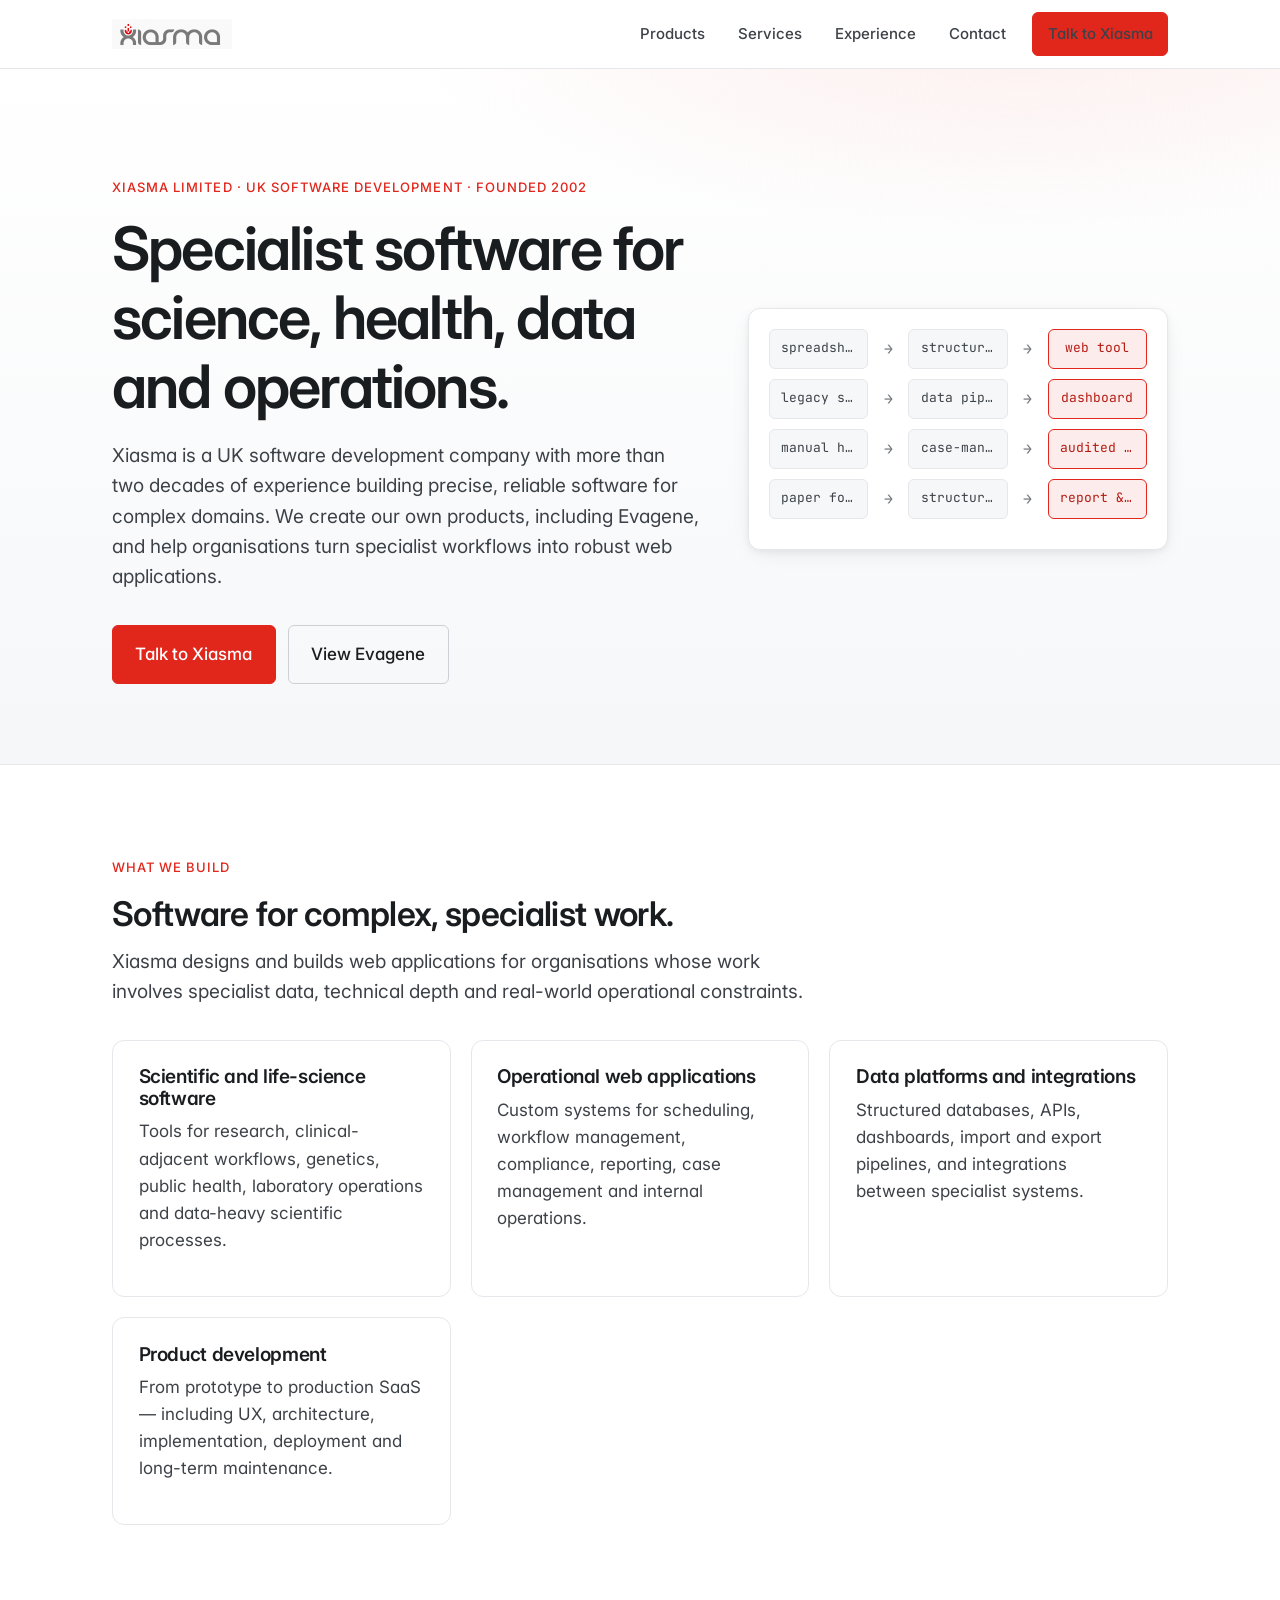
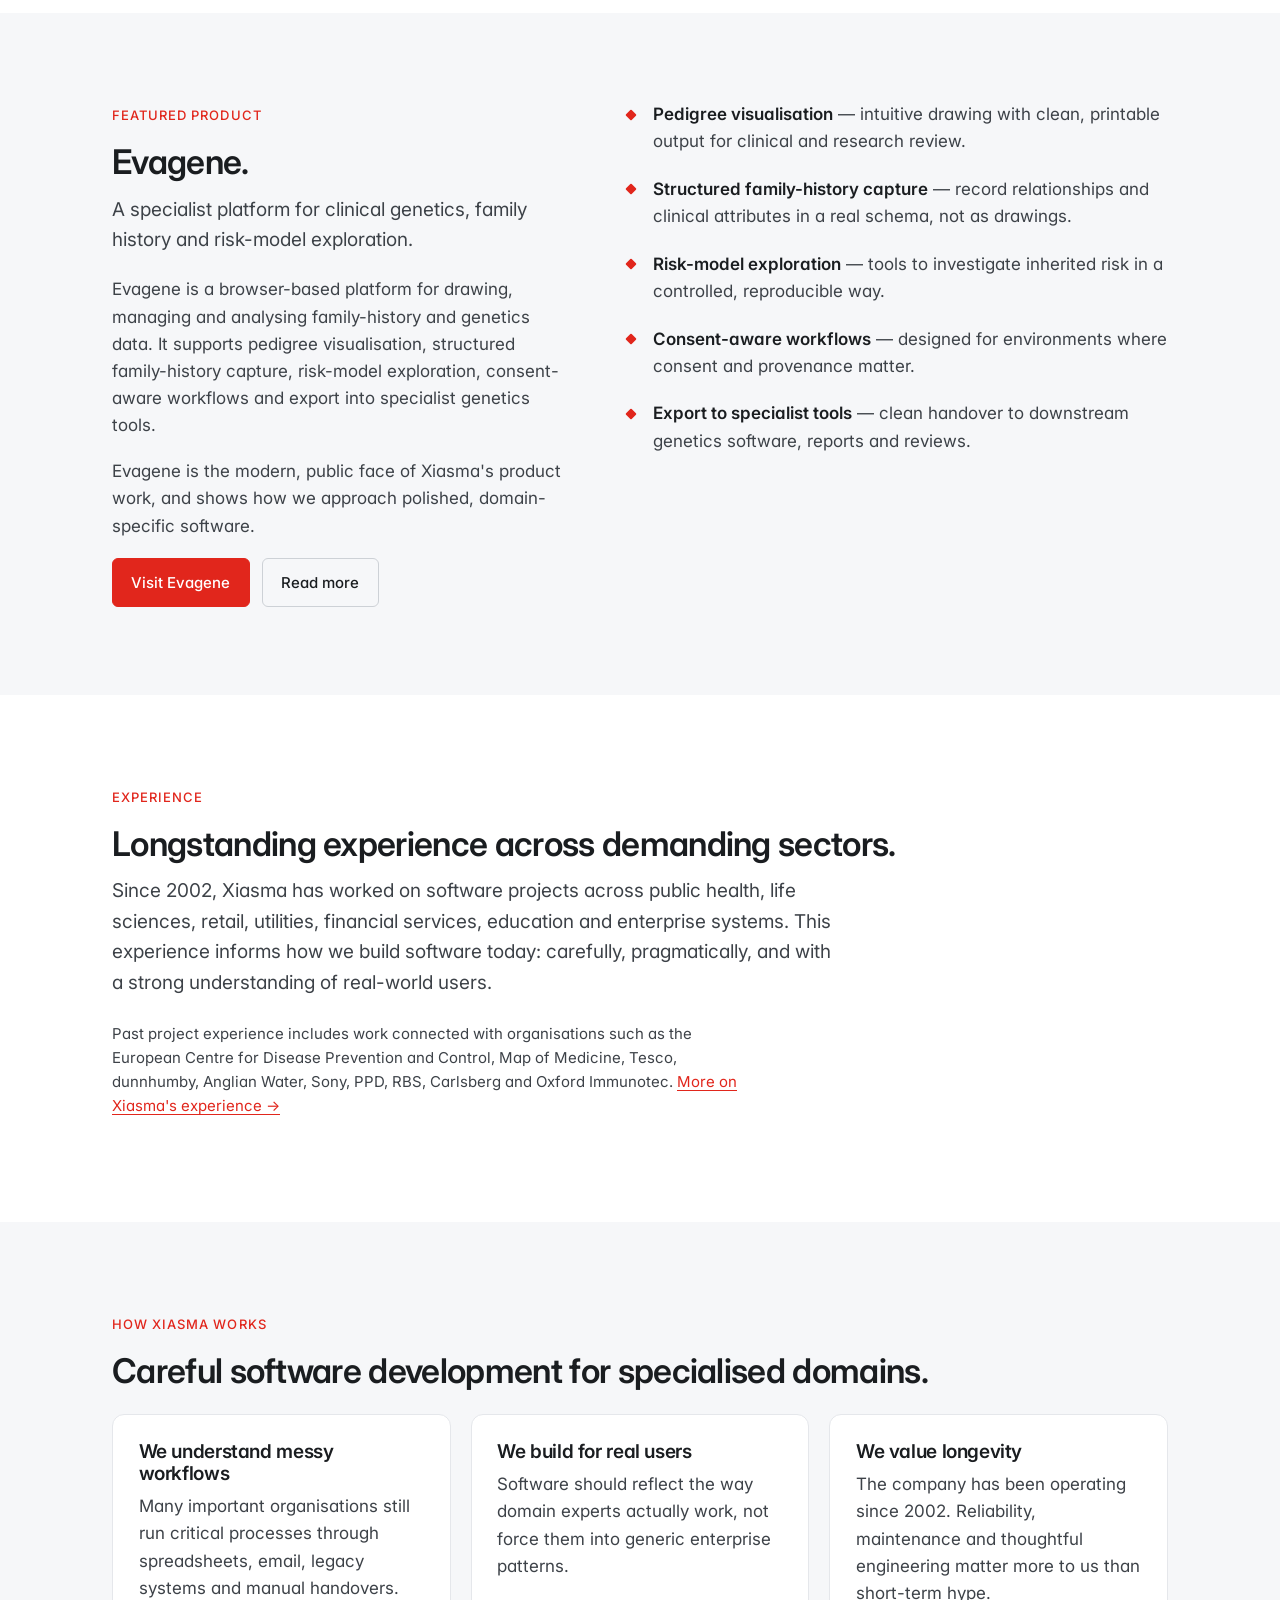
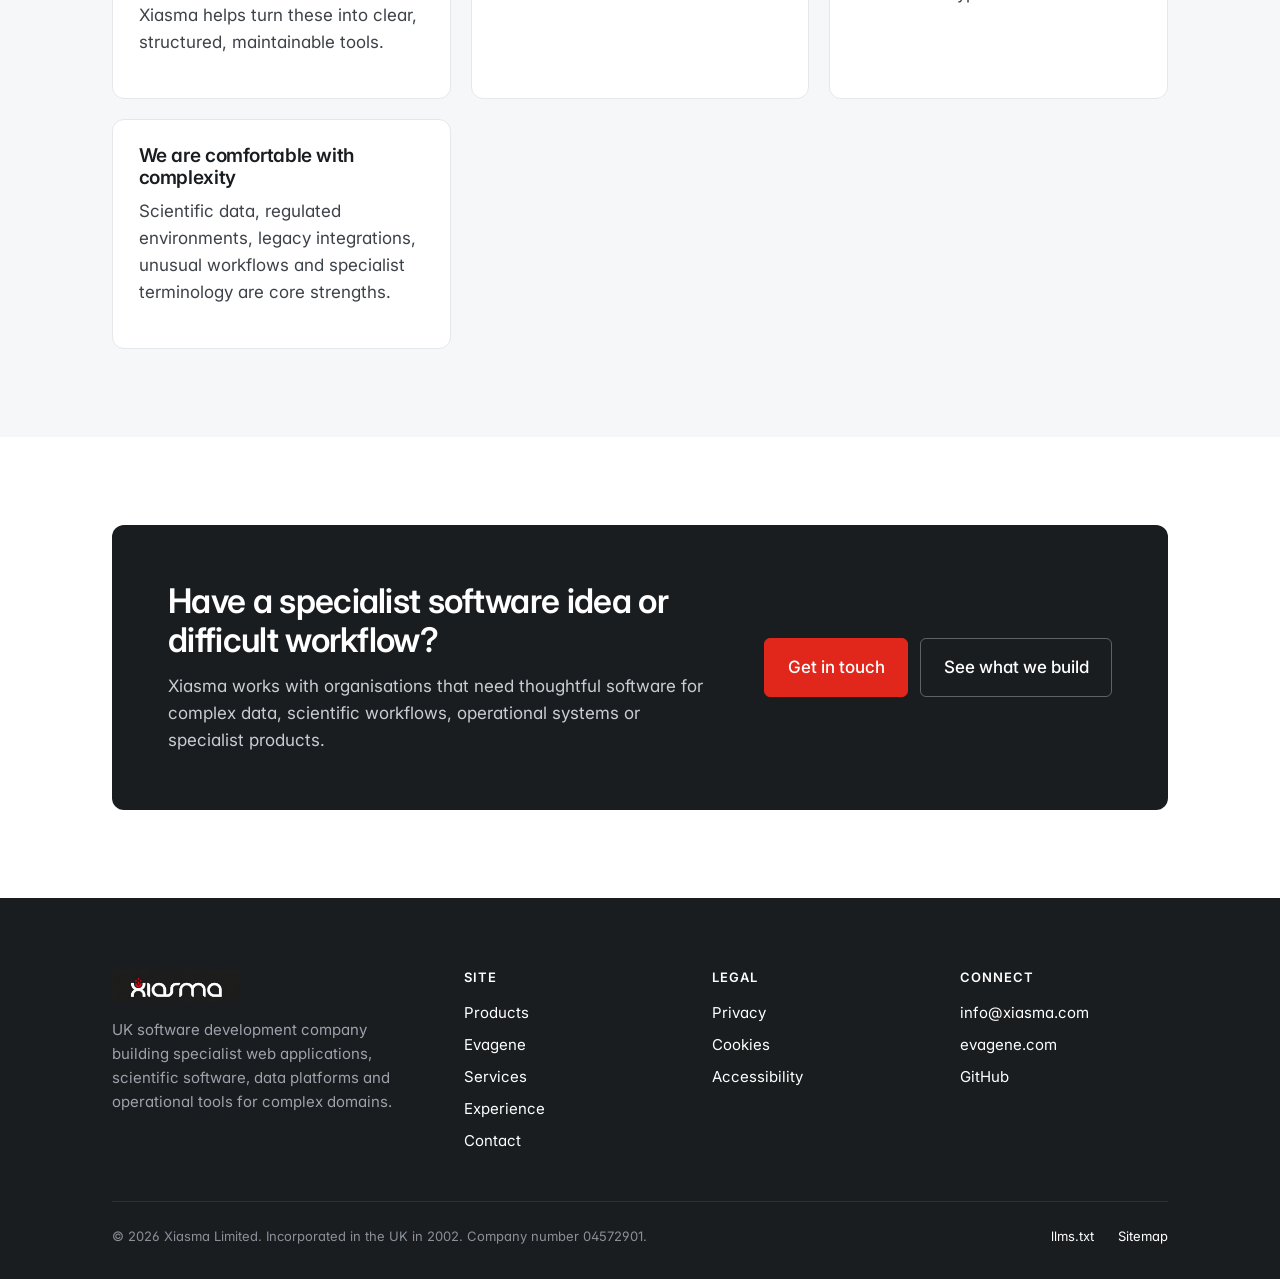
<file: index.html>
<!doctype html>
<html lang="en-GB">
<head>
<meta charset="utf-8">
<meta name="viewport" content="width=device-width, initial-scale=1">
<title>Xiasma — Specialist software for science, health, data and operations</title>
<meta name="description" content="Xiasma is a UK software development company, founded in 2002, that builds specialist web applications, scientific software, data platforms and operational tools for complex domains. Creators of Evagene.">
<meta name="keywords" content="specialist software, scientific software, life sciences software, healthcare software, public sector software, data platforms, operational software, Evagene, pedigree software, UK software development">
<meta name="author" content="Xiasma Limited">
<meta name="robots" content="index, follow">
<meta name="theme-color" content="#E1261C">
<link rel="canonical" href="https://www.xiasma.com/">

<meta property="og:type" content="website">
<meta property="og:site_name" content="Xiasma">
<meta property="og:title" content="Xiasma — Specialist software for science, health, data and operations">
<meta property="og:description" content="UK software development company, founded in 2002. Specialist web applications, scientific software, data platforms and operational tools. Creators of Evagene.">
<meta property="og:url" content="https://www.xiasma.com/">
<meta property="og:image" content="https://www.xiasma.com/assets/img/og-default.png">
<meta property="og:locale" content="en_GB">

<meta name="twitter:card" content="summary_large_image">
<meta name="twitter:title" content="Xiasma — Specialist software for science, health, data and operations">
<meta name="twitter:description" content="UK software development company, founded in 2002. Specialist software for complex domains.">
<meta name="twitter:image" content="https://www.xiasma.com/assets/img/og-default.png">

<link rel="icon" href="/assets/img/favicon.ico" sizes="any">
<link rel="icon" type="image/png" sizes="32x32" href="/assets/img/favicon-32.png">
<link rel="icon" type="image/png" sizes="192x192" href="/assets/img/favicon-192.png">
<link rel="apple-touch-icon" href="/assets/img/favicon-180.png">

<link rel="preconnect" href="https://fonts.googleapis.com">
<link rel="preconnect" href="https://fonts.gstatic.com" crossorigin>
<link rel="stylesheet" href="https://fonts.googleapis.com/css2?family=Inter:wght@400;500;600;700&family=JetBrains+Mono:wght@400;500&display=swap">
<link rel="stylesheet" href="/assets/css/main.css">

<script type="application/ld+json">
{
  "@context": "https://schema.org",
  "@type": "Organization",
  "name": "Xiasma Limited",
  "alternateName": "Xiasma",
  "url": "https://www.xiasma.com/",
  "logo": "https://www.xiasma.com/assets/img/xiasma-logo-wordmark-on-light.png",
  "description": "UK software development company building specialist web applications, scientific software, data platforms and operational tools for complex domains. Creators of Evagene.",
  "foundingDate": "2002",
  "legalName": "Xiasma Limited",
  "identifier": "04572901",
  "taxID": "04572901",
  "address": { "@type": "PostalAddress", "addressCountry": "GB" },
  "contactPoint": [{
    "@type": "ContactPoint",
    "email": "info@xiasma.com",
    "contactType": "enquiries",
    "availableLanguage": ["en-GB"]
  }],
  "sameAs": ["https://evagene.com/"]
}
</script>
<script type="application/ld+json">
{
  "@context": "https://schema.org",
  "@type": "WebSite",
  "name": "Xiasma",
  "url": "https://www.xiasma.com/",
  "publisher": { "@type": "Organization", "name": "Xiasma Limited" },
  "inLanguage": "en-GB"
}
</script>
</head>
<body>
<a href="#main" class="skip">Skip to content</a>

<header class="site-header">
  <div class="container site-header__inner">
    <a href="/" class="brand" aria-label="Xiasma — home">
      <img src="/assets/img/xiasma-wordmark-on-light-120.png" alt="Xiasma" width="480" height="120" decoding="async">
    </a>
    <button class="nav-toggle" aria-label="Toggle menu" aria-expanded="false" aria-controls="primary-nav"><span></span></button>
    <nav class="nav" id="primary-nav" aria-label="Primary">
      <a href="/products/">Products</a>
      <a href="/services.html">Services</a>
      <a href="/experience.html">Experience</a>
      <a href="/contact.html">Contact</a>
      <a href="/contact.html" class="btn btn--primary" style="margin-left:0.5rem">Talk to Xiasma</a>
    </nav>
  </div>
</header>

<main id="main">

<section class="hero">
  <div class="container">
    <div class="hero__grid">
      <div>
        <span class="eyebrow">Xiasma Limited &middot; UK software development &middot; founded 2002</span>
        <h1>Specialist software for science, health, data and operations.</h1>
        <p class="hero__lede">Xiasma is a UK software development company with more than two decades of experience building precise, reliable software for complex domains. We create our own products, including Evagene, and help organisations turn specialist workflows into robust web applications.</p>
        <div class="hero__ctas">
          <a class="btn btn--primary btn--lg" href="/contact.html">Talk to Xiasma</a>
          <a class="btn btn--secondary btn--lg" href="https://evagene.com/" rel="noopener">View Evagene</a>
        </div>
      </div>
      <div class="hero__visual" aria-label="Diagram: messy specialist workflows are turned into structured tools, with clean export and reporting">
        <div class="workflow">
          <div class="workflow__row">
            <div class="workflow__node">spreadsheets</div>
            <div class="workflow__arrow">→</div>
            <div class="workflow__node">structured model</div>
            <div class="workflow__arrow">→</div>
            <div class="workflow__node workflow__node--out">web tool</div>
          </div>
          <div class="workflow__row">
            <div class="workflow__node">legacy systems</div>
            <div class="workflow__arrow">→</div>
            <div class="workflow__node">data pipeline</div>
            <div class="workflow__arrow">→</div>
            <div class="workflow__node workflow__node--out">dashboard</div>
          </div>
          <div class="workflow__row">
            <div class="workflow__node">manual handover</div>
            <div class="workflow__arrow">→</div>
            <div class="workflow__node">case-managed flow</div>
            <div class="workflow__arrow">→</div>
            <div class="workflow__node workflow__node--out">audited record</div>
          </div>
          <div class="workflow__row">
            <div class="workflow__node">paper forms</div>
            <div class="workflow__arrow">→</div>
            <div class="workflow__node">structured capture</div>
            <div class="workflow__arrow">→</div>
            <div class="workflow__node workflow__node--out">report &amp; export</div>
          </div>
        </div>
      </div>
    </div>
  </div>
</section>

<section>
  <div class="container">
    <span class="eyebrow">What we build</span>
    <h2>Software for complex, specialist work.</h2>
    <p class="lede">Xiasma designs and builds web applications for organisations whose work involves specialist data, technical depth and real-world operational constraints.</p>
    <div class="card-grid mt-4">
      <div class="card">
        <h3>Scientific and life-science software</h3>
        <p>Tools for research, clinical-adjacent workflows, genetics, public health, laboratory operations and data-heavy scientific processes.</p>
      </div>
      <div class="card">
        <h3>Operational web applications</h3>
        <p>Custom systems for scheduling, workflow management, compliance, reporting, case management and internal operations.</p>
      </div>
      <div class="card">
        <h3>Data platforms and integrations</h3>
        <p>Structured databases, APIs, dashboards, import and export pipelines, and integrations between specialist systems.</p>
      </div>
      <div class="card">
        <h3>Product development</h3>
        <p>From prototype to production SaaS &mdash; including UX, architecture, implementation, deployment and long-term maintenance.</p>
      </div>
    </div>
  </div>
</section>

<section class="bg-surface">
  <div class="container">
    <div class="two-col">
      <div>
        <span class="eyebrow">Featured product</span>
        <h2>Evagene.</h2>
        <p class="lede" style="font-size: var(--fs-md);">A specialist platform for clinical genetics, family history and risk-model exploration.</p>
        <p class="muted">Evagene is a browser-based platform for drawing, managing and analysing family-history and genetics data. It supports pedigree visualisation, structured family-history capture, risk-model exploration, consent-aware workflows and export into specialist genetics tools.</p>
        <p class="muted">Evagene is the modern, public face of Xiasma's product work, and shows how we approach polished, domain-specific software.</p>
        <div class="hero__ctas">
          <a class="btn btn--primary" href="https://evagene.com/" rel="noopener">Visit Evagene</a>
          <a class="btn btn--secondary" href="/products/evagene.html">Read more</a>
        </div>
      </div>
      <div>
        <ul class="feature-list">
          <li><strong>Pedigree visualisation</strong> &mdash; intuitive drawing with clean, printable output for clinical and research review.</li>
          <li><strong>Structured family-history capture</strong> &mdash; record relationships and clinical attributes in a real schema, not as drawings.</li>
          <li><strong>Risk-model exploration</strong> &mdash; tools to investigate inherited risk in a controlled, reproducible way.</li>
          <li><strong>Consent-aware workflows</strong> &mdash; designed for environments where consent and provenance matter.</li>
          <li><strong>Export to specialist tools</strong> &mdash; clean handover to downstream genetics software, reports and reviews.</li>
        </ul>
      </div>
    </div>
  </div>
</section>

<section>
  <div class="container">
    <span class="eyebrow">Experience</span>
    <h2>Longstanding experience across demanding sectors.</h2>
    <p class="lede">Since 2002, Xiasma has worked on software projects across public health, life sciences, retail, utilities, financial services, education and enterprise systems. This experience informs how we build software today: carefully, pragmatically, and with a strong understanding of real-world users.</p>
    <p class="muted mt-3" style="font-size: var(--fs-sm); max-width: 70ch;">Past project experience includes work connected with organisations such as the European Centre for Disease Prevention and Control, Map of Medicine, Tesco, dunnhumby, Anglian Water, Sony, PPD, RBS, Carlsberg and Oxford Immunotec. <a href="/experience.html">More on Xiasma's experience &rarr;</a></p>
  </div>
</section>

<section class="bg-surface">
  <div class="container">
    <span class="eyebrow">How Xiasma works</span>
    <h2>Careful software development for specialised domains.</h2>
    <div class="card-grid mt-3">
      <div class="card">
        <h3>We understand messy workflows</h3>
        <p>Many important organisations still run critical processes through spreadsheets, email, legacy systems and manual handovers. Xiasma helps turn these into clear, structured, maintainable tools.</p>
      </div>
      <div class="card">
        <h3>We build for real users</h3>
        <p>Software should reflect the way domain experts actually work, not force them into generic enterprise patterns.</p>
      </div>
      <div class="card">
        <h3>We value longevity</h3>
        <p>The company has been operating since 2002. Reliability, maintenance and thoughtful engineering matter more to us than short-term hype.</p>
      </div>
      <div class="card">
        <h3>We are comfortable with complexity</h3>
        <p>Scientific data, regulated environments, legacy integrations, unusual workflows and specialist terminology are core strengths.</p>
      </div>
    </div>
  </div>
</section>

<section>
  <div class="container">
    <div class="cta-block">
      <div>
        <h2>Have a specialist software idea or difficult workflow?</h2>
        <p>Xiasma works with organisations that need thoughtful software for complex data, scientific workflows, operational systems or specialist products.</p>
      </div>
      <div class="btn-row">
        <a class="btn btn--primary btn--lg" href="/contact.html">Get in touch</a>
        <a class="btn btn--secondary btn--lg" href="/services.html">See what we build</a>
      </div>
    </div>
  </div>
</section>

</main>

<footer class="site-footer">
  <div class="container">
    <div class="footer-grid">
      <div>
        <div class="footer__brand">
          <img src="/assets/img/xiasma-wordmark-on-dark-120.png" alt="Xiasma" width="480" height="120" decoding="async">
        </div>
        <p class="footer__about">UK software development company building specialist web applications, scientific software, data platforms and operational tools for complex domains.</p>
      </div>
      <div>
        <h4>Site</h4>
        <ul>
          <li><a href="/products/">Products</a></li>
          <li><a href="/products/evagene.html">Evagene</a></li>
          <li><a href="/services.html">Services</a></li>
          <li><a href="/experience.html">Experience</a></li>
          <li><a href="/contact.html">Contact</a></li>
        </ul>
      </div>
      <div>
        <h4>Legal</h4>
        <ul>
          <li><a href="/privacy.html">Privacy</a></li>
          <li><a href="/cookies.html">Cookies</a></li>
          <li><a href="/accessibility.html">Accessibility</a></li>
        </ul>
      </div>
      <div>
        <h4>Connect</h4>
        <ul>
          <li><a href="mailto:info@xiasma.com">info@xiasma.com</a></li>
          <li><a href="https://evagene.com/" rel="noopener">evagene.com</a></li>
          <li><a href="https://github.com/xiasma" rel="noopener">GitHub</a></li>
        </ul>
      </div>
    </div>
    <div class="footer__bottom">
      <div>© <span id="year">2026</span> Xiasma Limited. Incorporated in the UK in 2002. Company number 04572901.</div>
      <div class="footer__bottom-links">
        <a href="/llms.txt">llms.txt</a>
        <a href="/sitemap.xml">Sitemap</a>
      </div>
    </div>
  </div>
</footer>

<script src="/assets/js/main.js" defer></script>
<script>document.getElementById("year").textContent = new Date().getFullYear();</script>
</body>
</html>
</file>
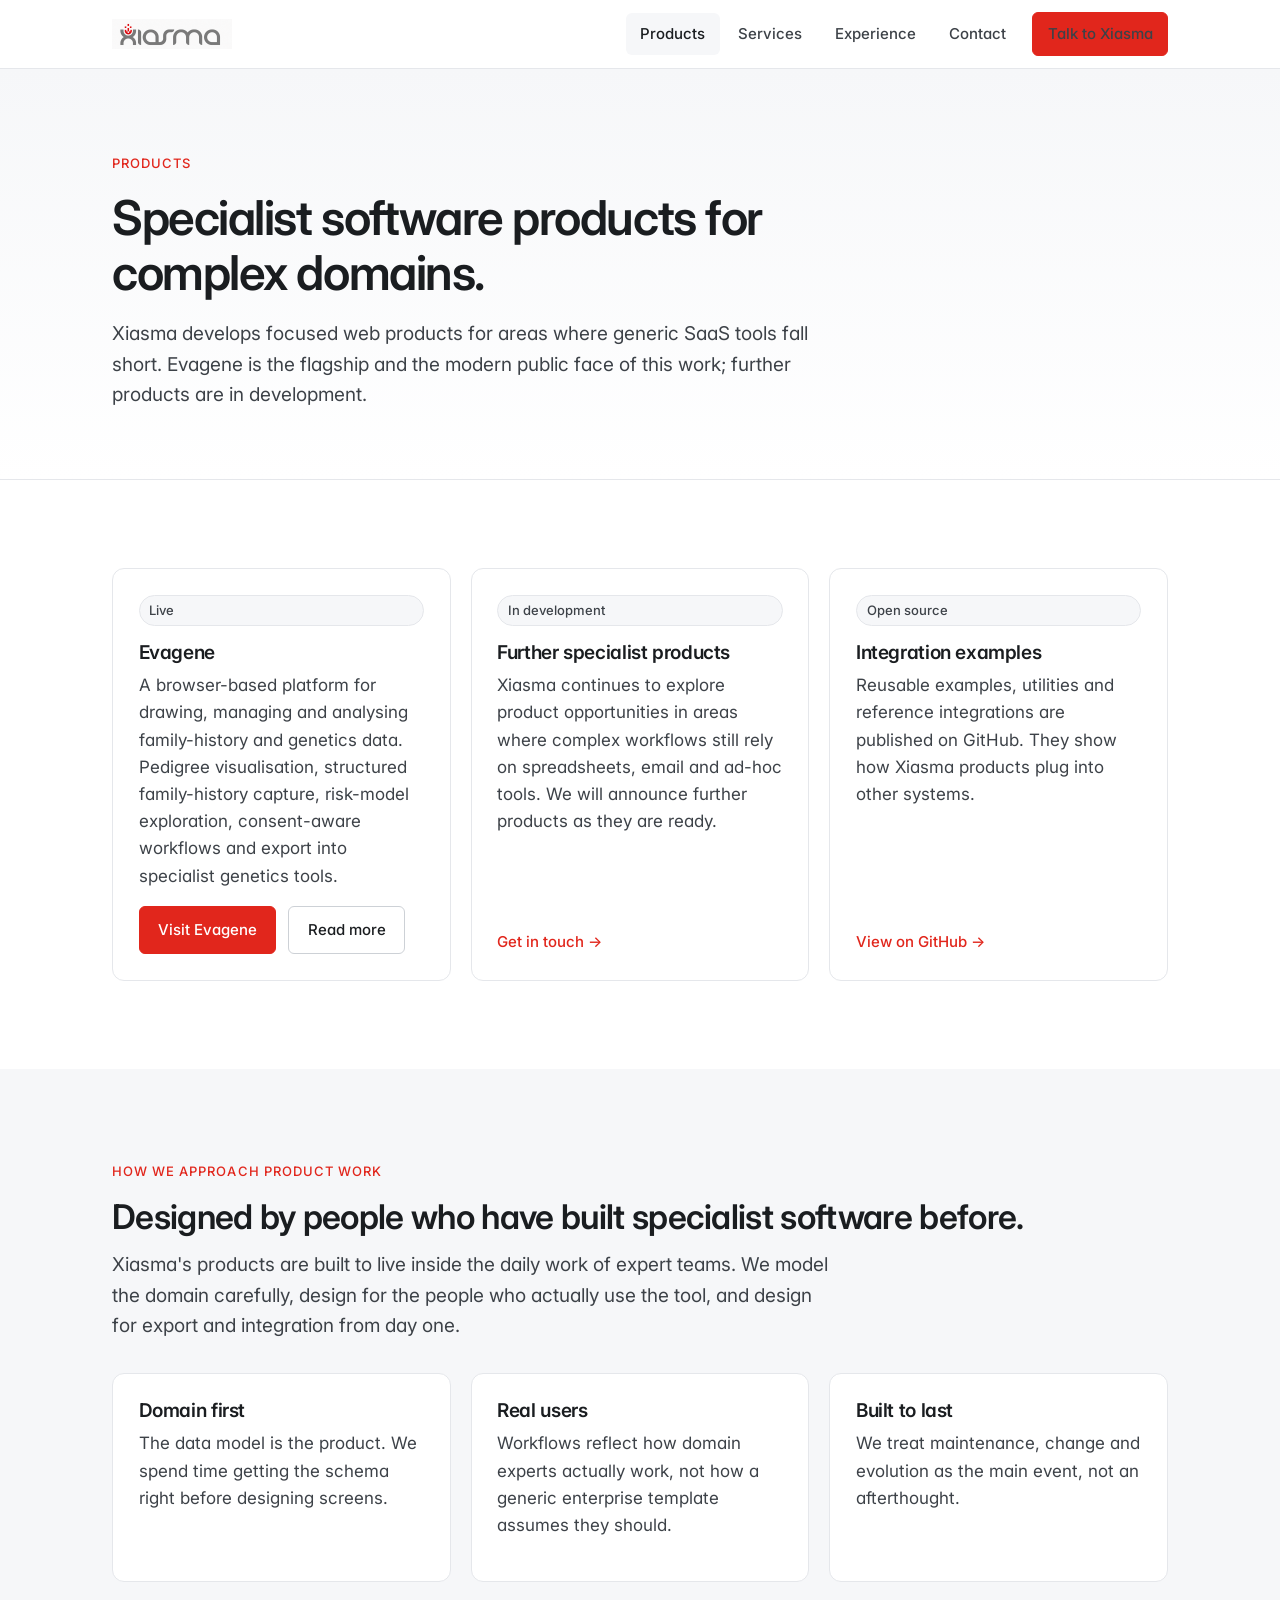
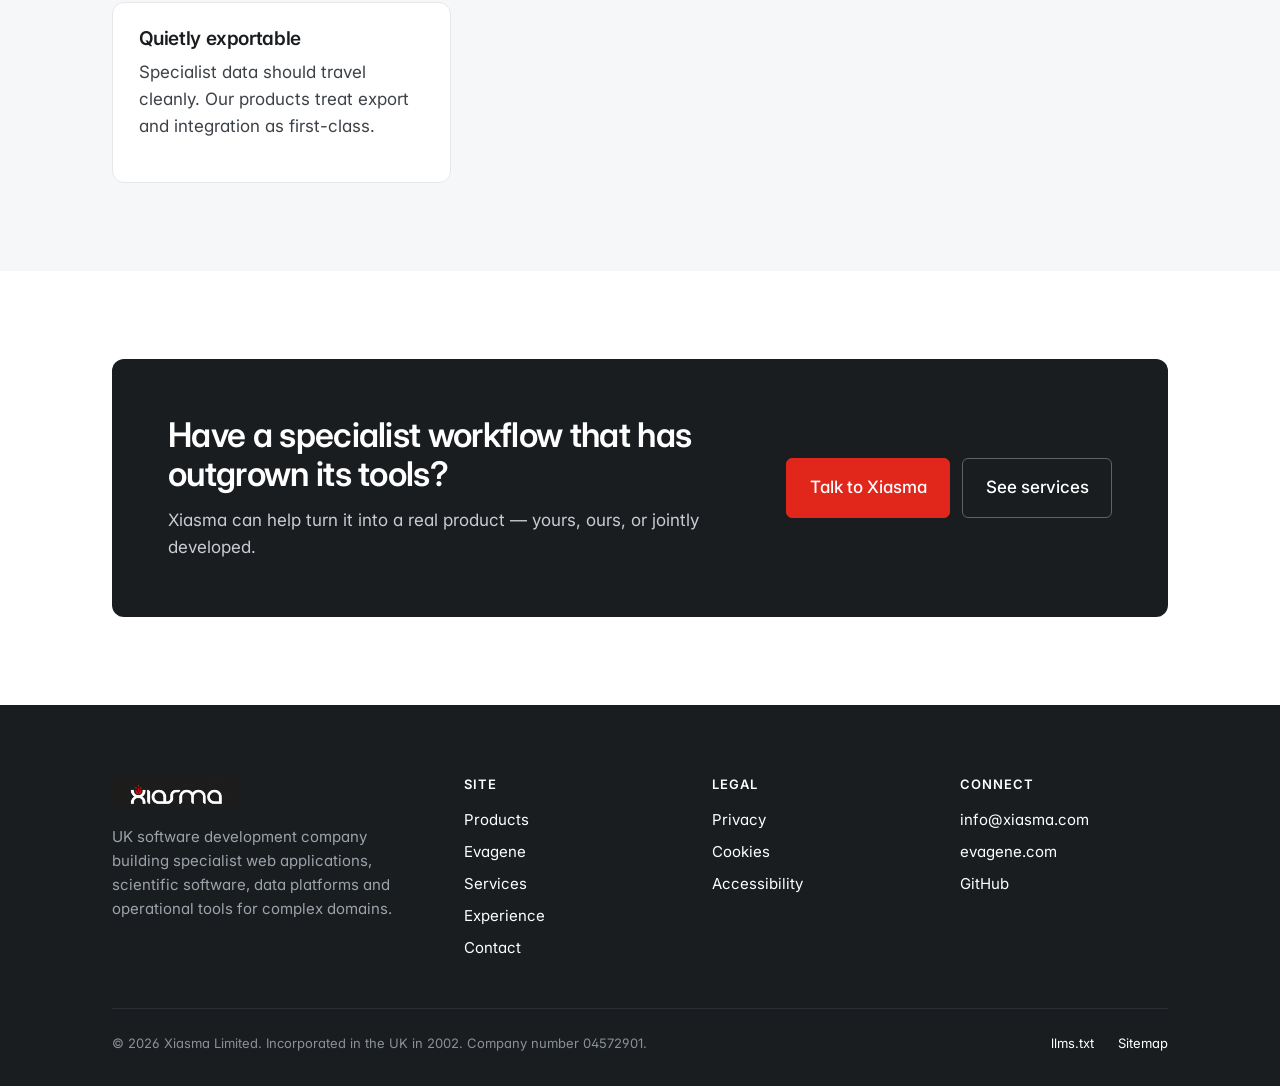
<file: products/index.html>
<!doctype html>
<html lang="en-GB">
<head>
<meta charset="utf-8">
<meta name="viewport" content="width=device-width, initial-scale=1">
<title>Products — Xiasma</title>
<meta name="description" content="Xiasma develops specialist software products for complex domains. Evagene, our flagship platform for clinical genetics and family-history workflows, is the modern face of this work.">
<meta name="robots" content="index, follow">
<meta name="theme-color" content="#E1261C">
<link rel="canonical" href="https://www.xiasma.com/products/">

<meta property="og:type" content="website">
<meta property="og:site_name" content="Xiasma">
<meta property="og:title" content="Products — Xiasma">
<meta property="og:description" content="Specialist software products for complex domains. Evagene and the Xiasma product line.">
<meta property="og:url" content="https://www.xiasma.com/products/">
<meta property="og:image" content="https://www.xiasma.com/assets/img/og-default.png">
<meta property="og:locale" content="en_GB">
<meta name="twitter:card" content="summary_large_image">
<meta name="twitter:image" content="https://www.xiasma.com/assets/img/og-default.png">

<link rel="icon" href="/assets/img/favicon.ico" sizes="any">
<link rel="icon" type="image/png" sizes="32x32" href="/assets/img/favicon-32.png">
<link rel="icon" type="image/png" sizes="192x192" href="/assets/img/favicon-192.png">
<link rel="apple-touch-icon" href="/assets/img/favicon-180.png">
<link rel="preconnect" href="https://fonts.googleapis.com">
<link rel="preconnect" href="https://fonts.gstatic.com" crossorigin>
<link rel="stylesheet" href="https://fonts.googleapis.com/css2?family=Inter:wght@400;500;600;700&family=JetBrains+Mono:wght@400;500&display=swap">
<link rel="stylesheet" href="/assets/css/main.css">

<script type="application/ld+json">
{
  "@context": "https://schema.org",
  "@type": "CollectionPage",
  "name": "Xiasma Products",
  "url": "https://www.xiasma.com/products/",
  "isPartOf": { "@type": "WebSite", "name": "Xiasma", "url": "https://www.xiasma.com/" }
}
</script>
</head>
<body>
<a href="#main" class="skip">Skip to content</a>

<header class="site-header">
  <div class="container site-header__inner">
    <a href="/" class="brand" aria-label="Xiasma — home">
      <img src="/assets/img/xiasma-wordmark-on-light-120.png" alt="Xiasma" width="480" height="120" decoding="async">
    </a>
    <button class="nav-toggle" aria-label="Toggle menu" aria-expanded="false" aria-controls="primary-nav"><span></span></button>
    <nav class="nav" id="primary-nav" aria-label="Primary">
      <a href="/products/" aria-current="page">Products</a>
      <a href="/services.html">Services</a>
      <a href="/experience.html">Experience</a>
      <a href="/contact.html">Contact</a>
      <a href="/contact.html" class="btn btn--primary" style="margin-left:0.5rem">Talk to Xiasma</a>
    </nav>
  </div>
</header>

<main id="main">

<section class="page-hero">
  <div class="container">
    <span class="eyebrow">Products</span>
    <h1>Specialist software products for complex domains.</h1>
    <p>Xiasma develops focused web products for areas where generic SaaS tools fall short. Evagene is the flagship and the modern public face of this work; further products are in development.</p>
  </div>
</section>

<section>
  <div class="container">
    <div class="card-grid">
      <div class="card">
        <span class="tag">Live</span>
        <h3 class="mt-2">Evagene</h3>
        <p>A browser-based platform for drawing, managing and analysing family-history and genetics data. Pedigree visualisation, structured family-history capture, risk-model exploration, consent-aware workflows and export into specialist genetics tools.</p>
        <div class="hero__ctas">
          <a class="btn btn--primary" href="https://evagene.com/" rel="noopener">Visit Evagene</a>
          <a class="btn btn--secondary" href="/products/evagene.html">Read more</a>
        </div>
      </div>
      <div class="card">
        <span class="tag">In development</span>
        <h3 class="mt-2">Further specialist products</h3>
        <p>Xiasma continues to explore product opportunities in areas where complex workflows still rely on spreadsheets, email and ad-hoc tools. We will announce further products as they are ready.</p>
        <a class="card__cta" href="/contact.html">Get in touch &rarr;</a>
      </div>
      <div class="card">
        <span class="tag">Open source</span>
        <h3 class="mt-2">Integration examples</h3>
        <p>Reusable examples, utilities and reference integrations are published on GitHub. They show how Xiasma products plug into other systems.</p>
        <a class="card__cta" href="https://github.com/xiasma" rel="noopener">View on GitHub &rarr;</a>
      </div>
    </div>
  </div>
</section>

<section class="bg-surface">
  <div class="container">
    <span class="eyebrow">How we approach product work</span>
    <h2>Designed by people who have built specialist software before.</h2>
    <p class="lede">Xiasma's products are built to live inside the daily work of expert teams. We model the domain carefully, design for the people who actually use the tool, and design for export and integration from day one.</p>
    <div class="card-grid mt-4">
      <div class="card">
        <h3>Domain first</h3>
        <p>The data model is the product. We spend time getting the schema right before designing screens.</p>
      </div>
      <div class="card">
        <h3>Real users</h3>
        <p>Workflows reflect how domain experts actually work, not how a generic enterprise template assumes they should.</p>
      </div>
      <div class="card">
        <h3>Built to last</h3>
        <p>We treat maintenance, change and evolution as the main event, not an afterthought.</p>
      </div>
      <div class="card">
        <h3>Quietly exportable</h3>
        <p>Specialist data should travel cleanly. Our products treat export and integration as first-class.</p>
      </div>
    </div>
  </div>
</section>

<section>
  <div class="container">
    <div class="cta-block">
      <div>
        <h2>Have a specialist workflow that has outgrown its tools?</h2>
        <p>Xiasma can help turn it into a real product &mdash; yours, ours, or jointly developed.</p>
      </div>
      <div class="btn-row">
        <a class="btn btn--primary btn--lg" href="/contact.html">Talk to Xiasma</a>
        <a class="btn btn--secondary btn--lg" href="/services.html">See services</a>
      </div>
    </div>
  </div>
</section>

</main>

<footer class="site-footer">
  <div class="container">
    <div class="footer-grid">
      <div>
        <div class="footer__brand">
          <img src="/assets/img/xiasma-wordmark-on-dark-120.png" alt="Xiasma" width="480" height="120" decoding="async">
        </div>
        <p class="footer__about">UK software development company building specialist web applications, scientific software, data platforms and operational tools for complex domains.</p>
      </div>
      <div>
        <h4>Site</h4>
        <ul>
          <li><a href="/products/">Products</a></li>
          <li><a href="/products/evagene.html">Evagene</a></li>
          <li><a href="/services.html">Services</a></li>
          <li><a href="/experience.html">Experience</a></li>
          <li><a href="/contact.html">Contact</a></li>
        </ul>
      </div>
      <div>
        <h4>Legal</h4>
        <ul>
          <li><a href="/privacy.html">Privacy</a></li>
          <li><a href="/cookies.html">Cookies</a></li>
          <li><a href="/accessibility.html">Accessibility</a></li>
        </ul>
      </div>
      <div>
        <h4>Connect</h4>
        <ul>
          <li><a href="mailto:info@xiasma.com">info@xiasma.com</a></li>
          <li><a href="https://evagene.com/" rel="noopener">evagene.com</a></li>
          <li><a href="https://github.com/xiasma" rel="noopener">GitHub</a></li>
        </ul>
      </div>
    </div>
    <div class="footer__bottom">
      <div>© <span id="year">2026</span> Xiasma Limited. Incorporated in the UK in 2002. Company number 04572901.</div>
      <div class="footer__bottom-links">
        <a href="/llms.txt">llms.txt</a>
        <a href="/sitemap.xml">Sitemap</a>
      </div>
    </div>
  </div>
</footer>

<script src="/assets/js/main.js" defer></script>
<script>document.getElementById("year").textContent = new Date().getFullYear();</script>
</body>
</html>
</file>
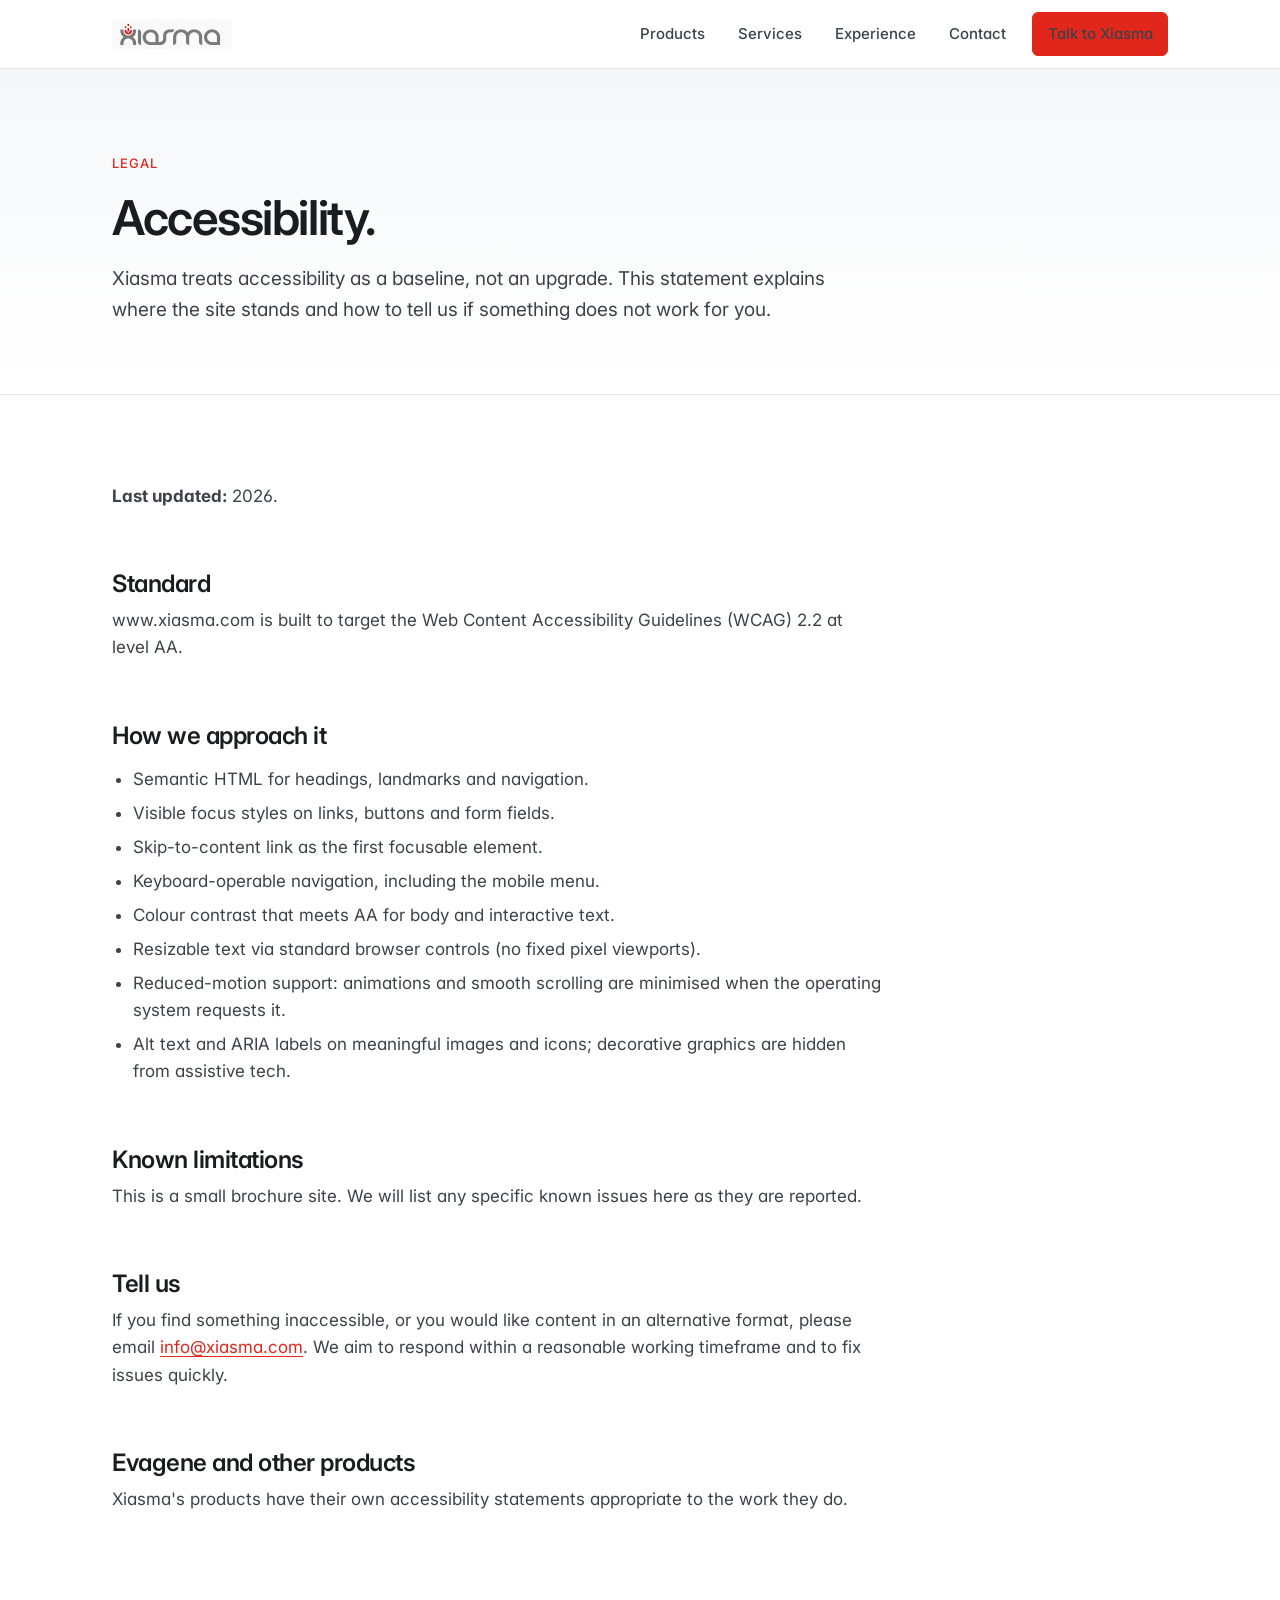
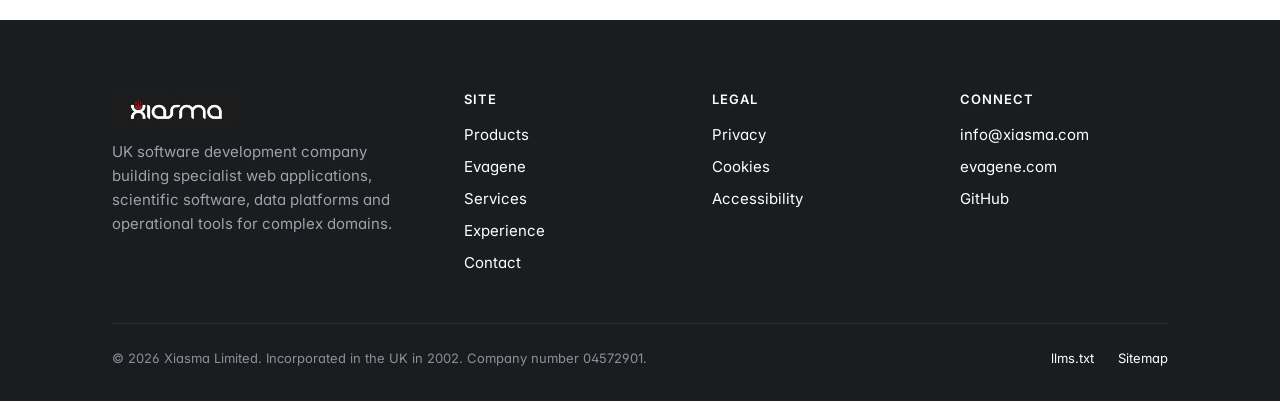
<file: accessibility.html>
<!doctype html>
<html lang="en-GB">
<head>
<meta charset="utf-8">
<meta name="viewport" content="width=device-width, initial-scale=1">
<title>Accessibility — Xiasma</title>
<meta name="description" content="Accessibility statement for www.xiasma.com. We target WCAG 2.2 AA and welcome feedback when something falls short.">
<meta name="robots" content="index, follow">
<meta name="theme-color" content="#E1261C">
<link rel="canonical" href="https://www.xiasma.com/accessibility.html">
<link rel="icon" href="/assets/img/favicon.ico" sizes="any">
<link rel="icon" type="image/png" sizes="32x32" href="/assets/img/favicon-32.png">
<link rel="icon" type="image/png" sizes="192x192" href="/assets/img/favicon-192.png">
<link rel="apple-touch-icon" href="/assets/img/favicon-180.png">
<link rel="preconnect" href="https://fonts.googleapis.com">
<link rel="preconnect" href="https://fonts.gstatic.com" crossorigin>
<link rel="stylesheet" href="https://fonts.googleapis.com/css2?family=Inter:wght@400;500;600;700&family=JetBrains+Mono:wght@400;500&display=swap">
<link rel="stylesheet" href="/assets/css/main.css">
</head>
<body>
<a href="#main" class="skip">Skip to content</a>

<header class="site-header">
  <div class="container site-header__inner">
    <a href="/" class="brand" aria-label="Xiasma — home">
      <img src="/assets/img/xiasma-wordmark-on-light-120.png" alt="Xiasma" width="480" height="120" decoding="async">
    </a>
    <button class="nav-toggle" aria-label="Toggle menu" aria-expanded="false" aria-controls="primary-nav"><span></span></button>
    <nav class="nav" id="primary-nav" aria-label="Primary">
      <a href="/products/">Products</a>
      <a href="/services.html">Services</a>
      <a href="/experience.html">Experience</a>
      <a href="/contact.html">Contact</a>
      <a href="/contact.html" class="btn btn--primary" style="margin-left:0.5rem">Talk to Xiasma</a>
    </nav>
  </div>
</header>

<main id="main">
<section class="page-hero">
  <div class="container">
    <span class="eyebrow">Legal</span>
    <h1>Accessibility.</h1>
    <p>Xiasma treats accessibility as a baseline, not an upgrade. This statement explains where the site stands and how to tell us if something does not work for you.</p>
  </div>
</section>

<section>
  <div class="container">
    <article class="prose">
      <p><strong>Last updated:</strong> 2026.</p>

      <h2>Standard</h2>
      <p>www.xiasma.com is built to target the Web Content Accessibility Guidelines (WCAG) 2.2 at level AA.</p>

      <h2>How we approach it</h2>
      <ul>
        <li>Semantic HTML for headings, landmarks and navigation.</li>
        <li>Visible focus styles on links, buttons and form fields.</li>
        <li>Skip-to-content link as the first focusable element.</li>
        <li>Keyboard-operable navigation, including the mobile menu.</li>
        <li>Colour contrast that meets AA for body and interactive text.</li>
        <li>Resizable text via standard browser controls (no fixed pixel viewports).</li>
        <li>Reduced-motion support: animations and smooth scrolling are minimised when the operating system requests it.</li>
        <li>Alt text and ARIA labels on meaningful images and icons; decorative graphics are hidden from assistive tech.</li>
      </ul>

      <h2>Known limitations</h2>
      <p>This is a small brochure site. We will list any specific known issues here as they are reported.</p>

      <h2>Tell us</h2>
      <p>If you find something inaccessible, or you would like content in an alternative format, please email <a href="mailto:info@xiasma.com">info@xiasma.com</a>. We aim to respond within a reasonable working timeframe and to fix issues quickly.</p>

      <h2>Evagene and other products</h2>
      <p>Xiasma's products have their own accessibility statements appropriate to the work they do.</p>
    </article>
  </div>
</section>
</main>

<footer class="site-footer">
  <div class="container">
    <div class="footer-grid">
      <div>
        <div class="footer__brand">
          <img src="/assets/img/xiasma-wordmark-on-dark-120.png" alt="Xiasma" width="480" height="120" decoding="async">
        </div>
        <p class="footer__about">UK software development company building specialist web applications, scientific software, data platforms and operational tools for complex domains.</p>
      </div>
      <div>
        <h4>Site</h4>
        <ul>
          <li><a href="/products/">Products</a></li>
          <li><a href="/products/evagene.html">Evagene</a></li>
          <li><a href="/services.html">Services</a></li>
          <li><a href="/experience.html">Experience</a></li>
          <li><a href="/contact.html">Contact</a></li>
        </ul>
      </div>
      <div>
        <h4>Legal</h4>
        <ul>
          <li><a href="/privacy.html">Privacy</a></li>
          <li><a href="/cookies.html">Cookies</a></li>
          <li><a href="/accessibility.html">Accessibility</a></li>
        </ul>
      </div>
      <div>
        <h4>Connect</h4>
        <ul>
          <li><a href="mailto:info@xiasma.com">info@xiasma.com</a></li>
          <li><a href="https://evagene.com/" rel="noopener">evagene.com</a></li>
          <li><a href="https://github.com/xiasma" rel="noopener">GitHub</a></li>
        </ul>
      </div>
    </div>
    <div class="footer__bottom">
      <div>© <span id="year">2026</span> Xiasma Limited. Incorporated in the UK in 2002. Company number 04572901.</div>
      <div class="footer__bottom-links">
        <a href="/llms.txt">llms.txt</a>
        <a href="/sitemap.xml">Sitemap</a>
      </div>
    </div>
  </div>
</footer>

<script src="/assets/js/main.js" defer></script>
<script>document.getElementById("year").textContent = new Date().getFullYear();</script>
</body>
</html>
</file>
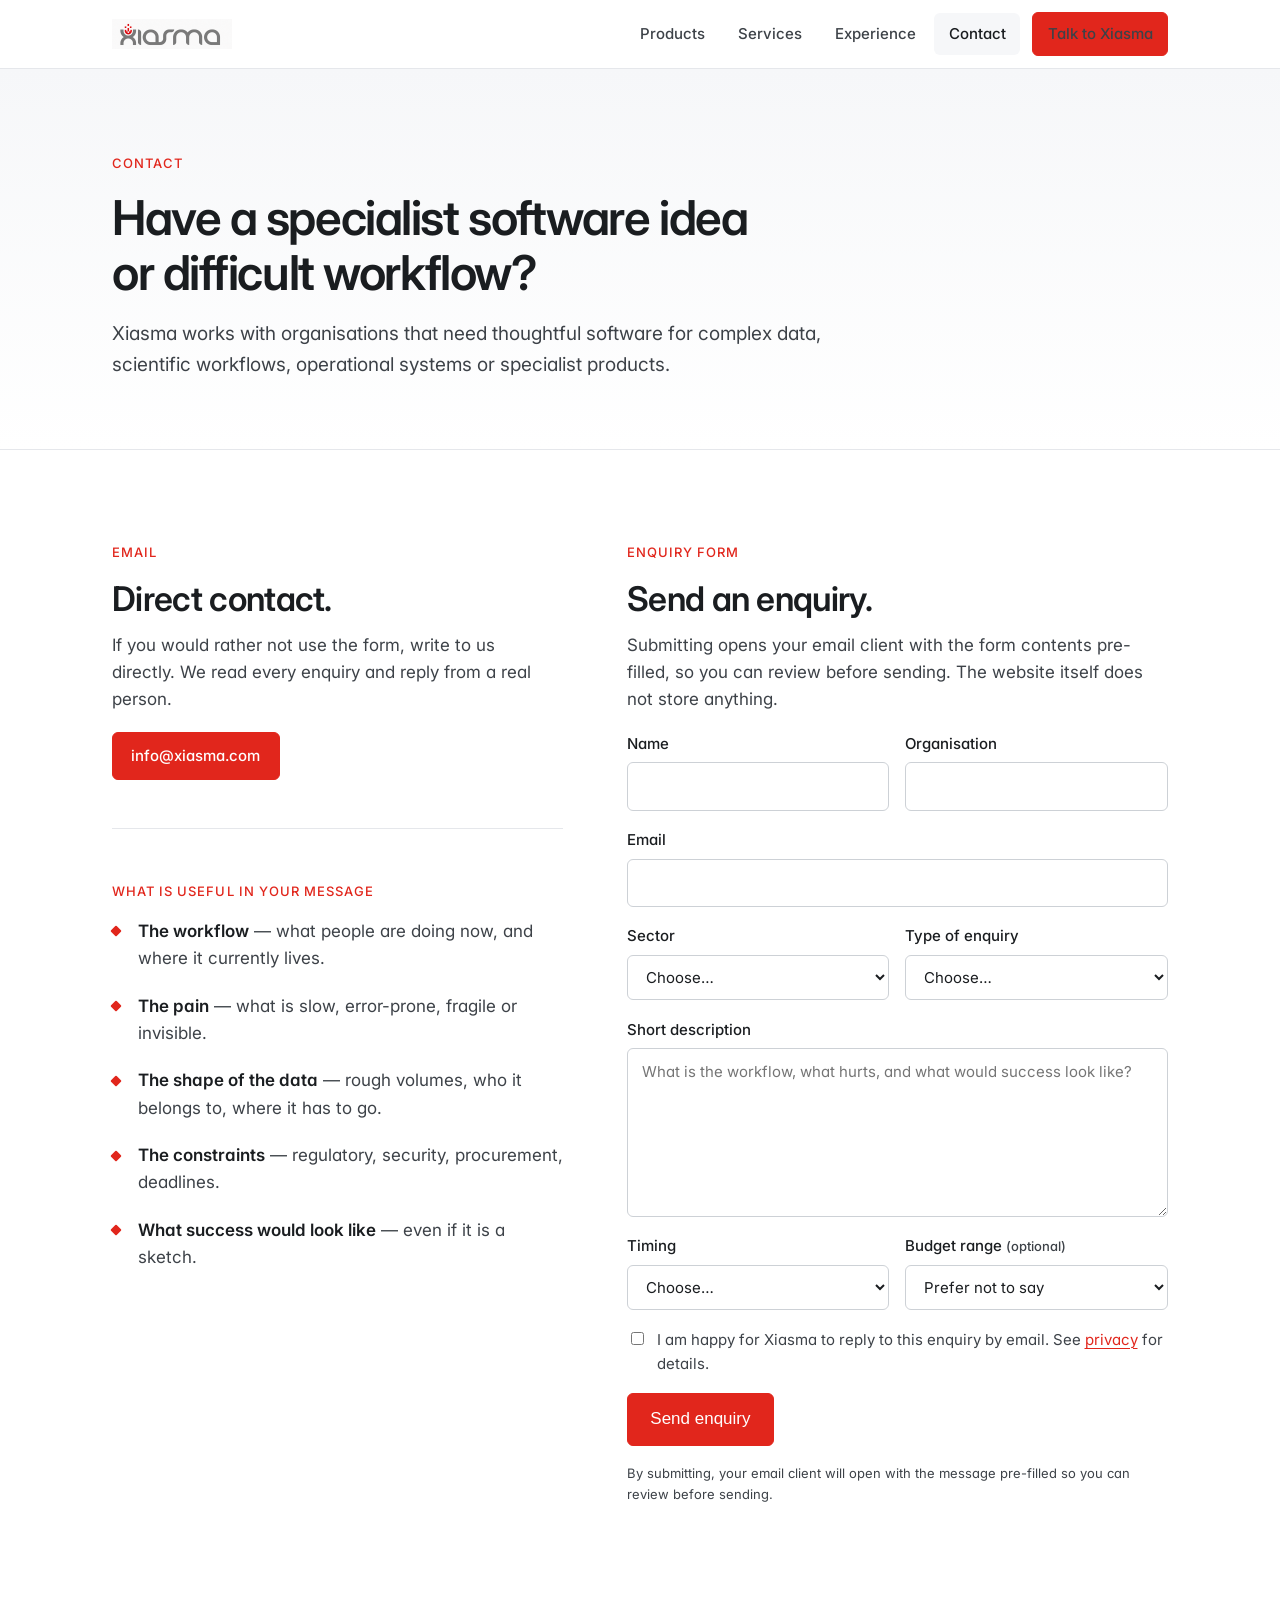
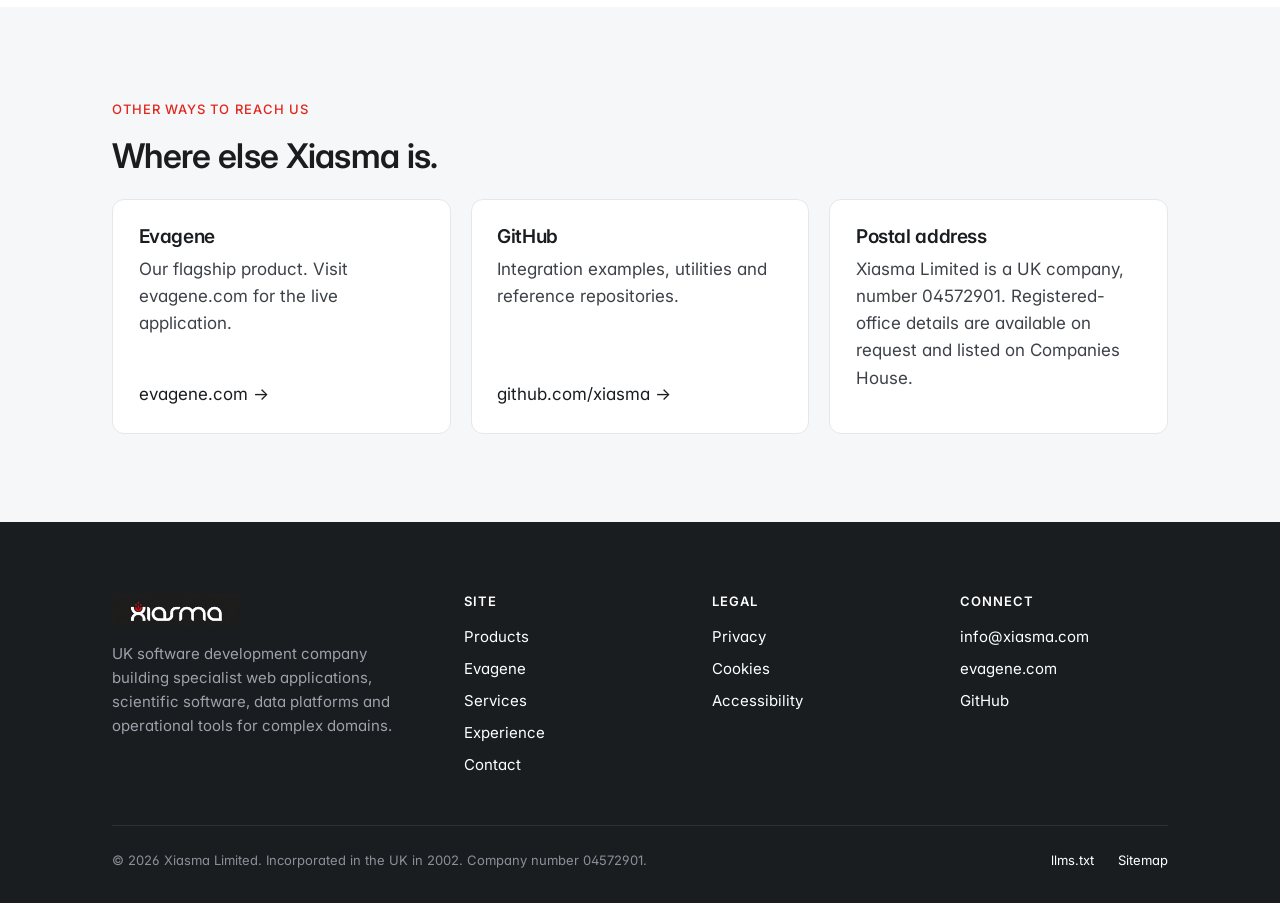
<file: contact.html>
<!doctype html>
<html lang="en-GB">
<head>
<meta charset="utf-8">
<meta name="viewport" content="width=device-width, initial-scale=1">
<title>Contact — Xiasma</title>
<meta name="description" content="Have a specialist software idea or difficult workflow? Xiasma works with organisations that need thoughtful software for complex data, scientific workflows, operational systems or specialist products.">
<meta name="robots" content="index, follow">
<meta name="theme-color" content="#E1261C">
<link rel="canonical" href="https://www.xiasma.com/contact.html">

<meta property="og:type" content="website">
<meta property="og:site_name" content="Xiasma">
<meta property="og:title" content="Contact — Xiasma">
<meta property="og:description" content="Have a specialist software idea or difficult workflow? Get in touch with Xiasma.">
<meta property="og:url" content="https://www.xiasma.com/contact.html">
<meta property="og:image" content="https://www.xiasma.com/assets/img/og-default.png">
<meta property="og:locale" content="en_GB">
<meta name="twitter:card" content="summary_large_image">
<meta name="twitter:image" content="https://www.xiasma.com/assets/img/og-default.png">

<link rel="icon" href="/assets/img/favicon.ico" sizes="any">
<link rel="icon" type="image/png" sizes="32x32" href="/assets/img/favicon-32.png">
<link rel="icon" type="image/png" sizes="192x192" href="/assets/img/favicon-192.png">
<link rel="apple-touch-icon" href="/assets/img/favicon-180.png">
<link rel="preconnect" href="https://fonts.googleapis.com">
<link rel="preconnect" href="https://fonts.gstatic.com" crossorigin>
<link rel="stylesheet" href="https://fonts.googleapis.com/css2?family=Inter:wght@400;500;600;700&family=JetBrains+Mono:wght@400;500&display=swap">
<link rel="stylesheet" href="/assets/css/main.css">

<script type="application/ld+json">
{
  "@context": "https://schema.org",
  "@type": "ContactPage",
  "name": "Contact Xiasma",
  "url": "https://www.xiasma.com/contact.html",
  "mainEntity": {
    "@type": "Organization",
    "name": "Xiasma Limited",
    "email": "info@xiasma.com",
    "url": "https://www.xiasma.com/"
  }
}
</script>
</head>
<body>
<a href="#main" class="skip">Skip to content</a>

<header class="site-header">
  <div class="container site-header__inner">
    <a href="/" class="brand" aria-label="Xiasma — home">
      <img src="/assets/img/xiasma-wordmark-on-light-120.png" alt="Xiasma" width="480" height="120" decoding="async">
    </a>
    <button class="nav-toggle" aria-label="Toggle menu" aria-expanded="false" aria-controls="primary-nav"><span></span></button>
    <nav class="nav" id="primary-nav" aria-label="Primary">
      <a href="/products/">Products</a>
      <a href="/services.html">Services</a>
      <a href="/experience.html">Experience</a>
      <a href="/contact.html" aria-current="page">Contact</a>
      <a href="/contact.html" class="btn btn--primary" style="margin-left:0.5rem">Talk to Xiasma</a>
    </nav>
  </div>
</header>

<main id="main">

<section class="page-hero">
  <div class="container">
    <span class="eyebrow">Contact</span>
    <h1>Have a specialist software idea or difficult workflow?</h1>
    <p>Xiasma works with organisations that need thoughtful software for complex data, scientific workflows, operational systems or specialist products.</p>
  </div>
</section>

<section>
  <div class="container">
    <div class="two-col">
      <div>
        <span class="eyebrow">Email</span>
        <h2>Direct contact.</h2>
        <p class="muted">If you would rather not use the form, write to us directly. We read every enquiry and reply from a real person.</p>
        <p><a class="btn btn--primary" href="mailto:info@xiasma.com">info@xiasma.com</a></p>

        <hr>

        <span class="eyebrow">What is useful in your message</span>
        <ul class="feature-list">
          <li><strong>The workflow</strong> &mdash; what people are doing now, and where it currently lives.</li>
          <li><strong>The pain</strong> &mdash; what is slow, error-prone, fragile or invisible.</li>
          <li><strong>The shape of the data</strong> &mdash; rough volumes, who it belongs to, where it has to go.</li>
          <li><strong>The constraints</strong> &mdash; regulatory, security, procurement, deadlines.</li>
          <li><strong>What success would look like</strong> &mdash; even if it is a sketch.</li>
        </ul>
      </div>

      <div>
        <span class="eyebrow">Enquiry form</span>
        <h2>Send an enquiry.</h2>
        <p class="muted">Submitting opens your email client with the form contents pre-filled, so you can review before sending. The website itself does not store anything.</p>

        <form id="enquiry" class="contact-form" action="mailto:info@xiasma.com" method="post" enctype="text/plain" novalidate>
          <div class="field--row">
            <div class="field">
              <label for="name">Name</label>
              <input id="name" name="name" type="text" autocomplete="name" required>
            </div>
            <div class="field">
              <label for="organisation">Organisation</label>
              <input id="organisation" name="organisation" type="text" autocomplete="organization">
            </div>
          </div>

          <div class="field">
            <label for="email">Email</label>
            <input id="email" name="email" type="email" autocomplete="email" required>
          </div>

          <div class="field--row">
            <div class="field">
              <label for="sector">Sector</label>
              <select id="sector" name="sector">
                <option value="">Choose…</option>
                <option>Public health</option>
                <option>Healthcare / clinical</option>
                <option>Clinical genetics &amp; family history</option>
                <option>Life-sciences research</option>
                <option>Laboratory / diagnostics</option>
                <option>Public sector</option>
                <option>Operational / case management</option>
                <option>Other</option>
              </select>
            </div>
            <div class="field">
              <label for="enquiry-type">Type of enquiry</label>
              <select id="enquiry-type" name="enquiry-type">
                <option value="">Choose…</option>
                <option>New software project</option>
                <option>Existing project / support</option>
                <option>Evagene</option>
                <option>Partnership</option>
                <option>Product licensing</option>
                <option>Press or general</option>
              </select>
            </div>
          </div>

          <div class="field">
            <label for="message">Short description</label>
            <textarea id="message" name="message" rows="6" required placeholder="What is the workflow, what hurts, and what would success look like?"></textarea>
          </div>

          <div class="field--row">
            <div class="field">
              <label for="urgency">Timing</label>
              <select id="urgency" name="urgency">
                <option value="">Choose…</option>
                <option>Exploring</option>
                <option>Within the next quarter</option>
                <option>Active project</option>
                <option>Urgent</option>
              </select>
            </div>
            <div class="field">
              <label for="budget">Budget range <span class="hint">(optional)</span></label>
              <select id="budget" name="budget">
                <option value="">Prefer not to say</option>
                <option>Under £25k</option>
                <option>£25k–£75k</option>
                <option>£75k–£200k</option>
                <option>£200k+</option>
                <option>Discovery only</option>
              </select>
            </div>
          </div>

          <label class="checkbox-row">
            <input type="checkbox" name="consent" required>
            <span>I am happy for Xiasma to reply to this enquiry by email. See <a href="/privacy.html">privacy</a> for details.</span>
          </label>

          <div style="position:absolute;left:-9999px" aria-hidden="true">
            <label for="website">Website</label>
            <input id="website" name="website" type="text" tabindex="-1" autocomplete="off">
          </div>

          <div>
            <button type="submit" class="btn btn--primary btn--lg">Send enquiry</button>
          </div>

          <p id="form-status" class="muted" style="font-size: var(--fs-xs);">By submitting, your email client will open with the message pre-filled so you can review before sending.</p>
        </form>
      </div>
    </div>
  </div>
</section>

<section class="bg-surface">
  <div class="container">
    <span class="eyebrow">Other ways to reach us</span>
    <h2>Where else Xiasma is.</h2>
    <div class="card-grid mt-3">
      <a class="card" href="https://evagene.com/" rel="noopener">
        <h3>Evagene</h3>
        <p>Our flagship product. Visit evagene.com for the live application.</p>
        <span class="card__cta">evagene.com &rarr;</span>
      </a>
      <a class="card" href="https://github.com/xiasma" rel="noopener">
        <h3>GitHub</h3>
        <p>Integration examples, utilities and reference repositories.</p>
        <span class="card__cta">github.com/xiasma &rarr;</span>
      </a>
      <div class="card">
        <h3>Postal address</h3>
        <p>Xiasma Limited is a UK company, number 04572901. Registered-office details are available on request and listed on Companies House.</p>
      </div>
    </div>
  </div>
</section>

</main>

<footer class="site-footer">
  <div class="container">
    <div class="footer-grid">
      <div>
        <div class="footer__brand">
          <img src="/assets/img/xiasma-wordmark-on-dark-120.png" alt="Xiasma" width="480" height="120" decoding="async">
        </div>
        <p class="footer__about">UK software development company building specialist web applications, scientific software, data platforms and operational tools for complex domains.</p>
      </div>
      <div>
        <h4>Site</h4>
        <ul>
          <li><a href="/products/">Products</a></li>
          <li><a href="/products/evagene.html">Evagene</a></li>
          <li><a href="/services.html">Services</a></li>
          <li><a href="/experience.html">Experience</a></li>
          <li><a href="/contact.html">Contact</a></li>
        </ul>
      </div>
      <div>
        <h4>Legal</h4>
        <ul>
          <li><a href="/privacy.html">Privacy</a></li>
          <li><a href="/cookies.html">Cookies</a></li>
          <li><a href="/accessibility.html">Accessibility</a></li>
        </ul>
      </div>
      <div>
        <h4>Connect</h4>
        <ul>
          <li><a href="mailto:info@xiasma.com">info@xiasma.com</a></li>
          <li><a href="https://evagene.com/" rel="noopener">evagene.com</a></li>
          <li><a href="https://github.com/xiasma" rel="noopener">GitHub</a></li>
        </ul>
      </div>
    </div>
    <div class="footer__bottom">
      <div>© <span id="year">2026</span> Xiasma Limited. Incorporated in the UK in 2002. Company number 04572901.</div>
      <div class="footer__bottom-links">
        <a href="/llms.txt">llms.txt</a>
        <a href="/sitemap.xml">Sitemap</a>
      </div>
    </div>
  </div>
</footer>

<script src="/assets/js/main.js" defer></script>
<script>
  document.getElementById("year").textContent = new Date().getFullYear();
  (function () {
    const form = document.getElementById("enquiry");
    if (!form) return;
    form.addEventListener("submit", function (e) {
      const honey = form.querySelector('input[name="website"]');
      if (honey && honey.value) { e.preventDefault(); return; }
      e.preventDefault();
      const f = (k) => (form.elements[k] && form.elements[k].value) || "";
      const subject = "Xiasma enquiry — " + (f("enquiry-type") || "general") + (f("organisation") ? " — " + f("organisation") : "");
      const body =
        "Name: " + f("name") + "\n" +
        "Organisation: " + f("organisation") + "\n" +
        "Email: " + f("email") + "\n" +
        "Sector: " + f("sector") + "\n" +
        "Type of enquiry: " + f("enquiry-type") + "\n" +
        "Timing: " + f("urgency") + "\n" +
        "Budget: " + f("budget") + "\n\n" +
        "Message:\n" + f("message") + "\n";
      window.location.href = "mailto:info@xiasma.com" +
        "?subject=" + encodeURIComponent(subject) +
        "&body=" + encodeURIComponent(body);
    });
  })();
</script>
</body>
</html>
</file>
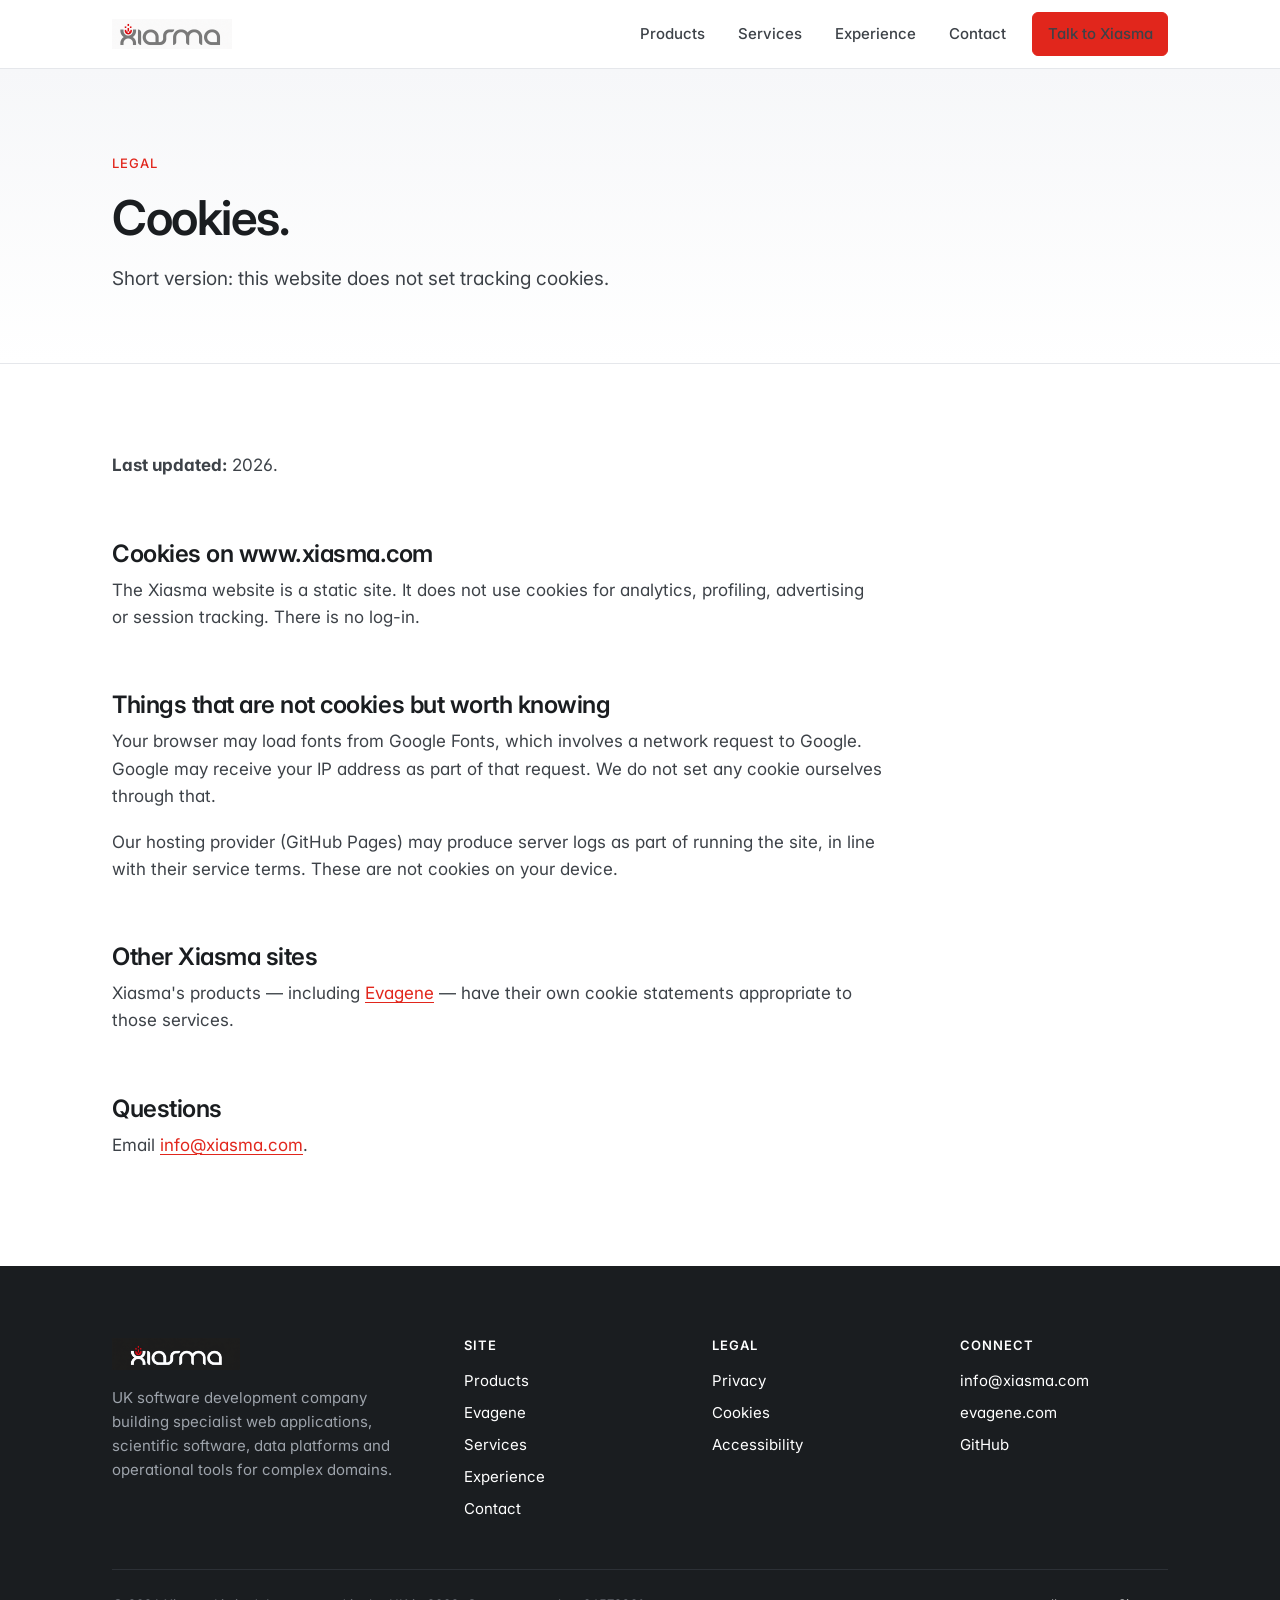
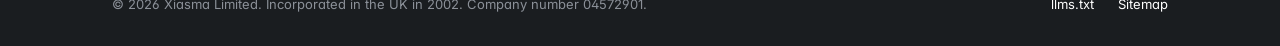
<file: cookies.html>
<!doctype html>
<html lang="en-GB">
<head>
<meta charset="utf-8">
<meta name="viewport" content="width=device-width, initial-scale=1">
<title>Cookies — Xiasma</title>
<meta name="description" content="Cookie statement for www.xiasma.com. The Xiasma website does not set cookies for tracking or analytics.">
<meta name="robots" content="index, follow">
<meta name="theme-color" content="#E1261C">
<link rel="canonical" href="https://www.xiasma.com/cookies.html">
<link rel="icon" href="/assets/img/favicon.ico" sizes="any">
<link rel="icon" type="image/png" sizes="32x32" href="/assets/img/favicon-32.png">
<link rel="icon" type="image/png" sizes="192x192" href="/assets/img/favicon-192.png">
<link rel="apple-touch-icon" href="/assets/img/favicon-180.png">
<link rel="preconnect" href="https://fonts.googleapis.com">
<link rel="preconnect" href="https://fonts.gstatic.com" crossorigin>
<link rel="stylesheet" href="https://fonts.googleapis.com/css2?family=Inter:wght@400;500;600;700&family=JetBrains+Mono:wght@400;500&display=swap">
<link rel="stylesheet" href="/assets/css/main.css">
</head>
<body>
<a href="#main" class="skip">Skip to content</a>

<header class="site-header">
  <div class="container site-header__inner">
    <a href="/" class="brand" aria-label="Xiasma — home">
      <img src="/assets/img/xiasma-wordmark-on-light-120.png" alt="Xiasma" width="480" height="120" decoding="async">
    </a>
    <button class="nav-toggle" aria-label="Toggle menu" aria-expanded="false" aria-controls="primary-nav"><span></span></button>
    <nav class="nav" id="primary-nav" aria-label="Primary">
      <a href="/products/">Products</a>
      <a href="/services.html">Services</a>
      <a href="/experience.html">Experience</a>
      <a href="/contact.html">Contact</a>
      <a href="/contact.html" class="btn btn--primary" style="margin-left:0.5rem">Talk to Xiasma</a>
    </nav>
  </div>
</header>

<main id="main">
<section class="page-hero">
  <div class="container">
    <span class="eyebrow">Legal</span>
    <h1>Cookies.</h1>
    <p>Short version: this website does not set tracking cookies.</p>
  </div>
</section>

<section>
  <div class="container">
    <article class="prose">
      <p><strong>Last updated:</strong> 2026.</p>

      <h2>Cookies on www.xiasma.com</h2>
      <p>The Xiasma website is a static site. It does not use cookies for analytics, profiling, advertising or session tracking. There is no log-in.</p>

      <h2>Things that are not cookies but worth knowing</h2>
      <p>Your browser may load fonts from Google Fonts, which involves a network request to Google. Google may receive your IP address as part of that request. We do not set any cookie ourselves through that.</p>
      <p>Our hosting provider (GitHub Pages) may produce server logs as part of running the site, in line with their service terms. These are not cookies on your device.</p>

      <h2>Other Xiasma sites</h2>
      <p>Xiasma's products &mdash; including <a href="https://evagene.com/" rel="noopener">Evagene</a> &mdash; have their own cookie statements appropriate to those services.</p>

      <h2>Questions</h2>
      <p>Email <a href="mailto:info@xiasma.com">info@xiasma.com</a>.</p>
    </article>
  </div>
</section>
</main>

<footer class="site-footer">
  <div class="container">
    <div class="footer-grid">
      <div>
        <div class="footer__brand">
          <img src="/assets/img/xiasma-wordmark-on-dark-120.png" alt="Xiasma" width="480" height="120" decoding="async">
        </div>
        <p class="footer__about">UK software development company building specialist web applications, scientific software, data platforms and operational tools for complex domains.</p>
      </div>
      <div>
        <h4>Site</h4>
        <ul>
          <li><a href="/products/">Products</a></li>
          <li><a href="/products/evagene.html">Evagene</a></li>
          <li><a href="/services.html">Services</a></li>
          <li><a href="/experience.html">Experience</a></li>
          <li><a href="/contact.html">Contact</a></li>
        </ul>
      </div>
      <div>
        <h4>Legal</h4>
        <ul>
          <li><a href="/privacy.html">Privacy</a></li>
          <li><a href="/cookies.html">Cookies</a></li>
          <li><a href="/accessibility.html">Accessibility</a></li>
        </ul>
      </div>
      <div>
        <h4>Connect</h4>
        <ul>
          <li><a href="mailto:info@xiasma.com">info@xiasma.com</a></li>
          <li><a href="https://evagene.com/" rel="noopener">evagene.com</a></li>
          <li><a href="https://github.com/xiasma" rel="noopener">GitHub</a></li>
        </ul>
      </div>
    </div>
    <div class="footer__bottom">
      <div>© <span id="year">2026</span> Xiasma Limited. Incorporated in the UK in 2002. Company number 04572901.</div>
      <div class="footer__bottom-links">
        <a href="/llms.txt">llms.txt</a>
        <a href="/sitemap.xml">Sitemap</a>
      </div>
    </div>
  </div>
</footer>

<script src="/assets/js/main.js" defer></script>
<script>document.getElementById("year").textContent = new Date().getFullYear();</script>
</body>
</html>
</file>
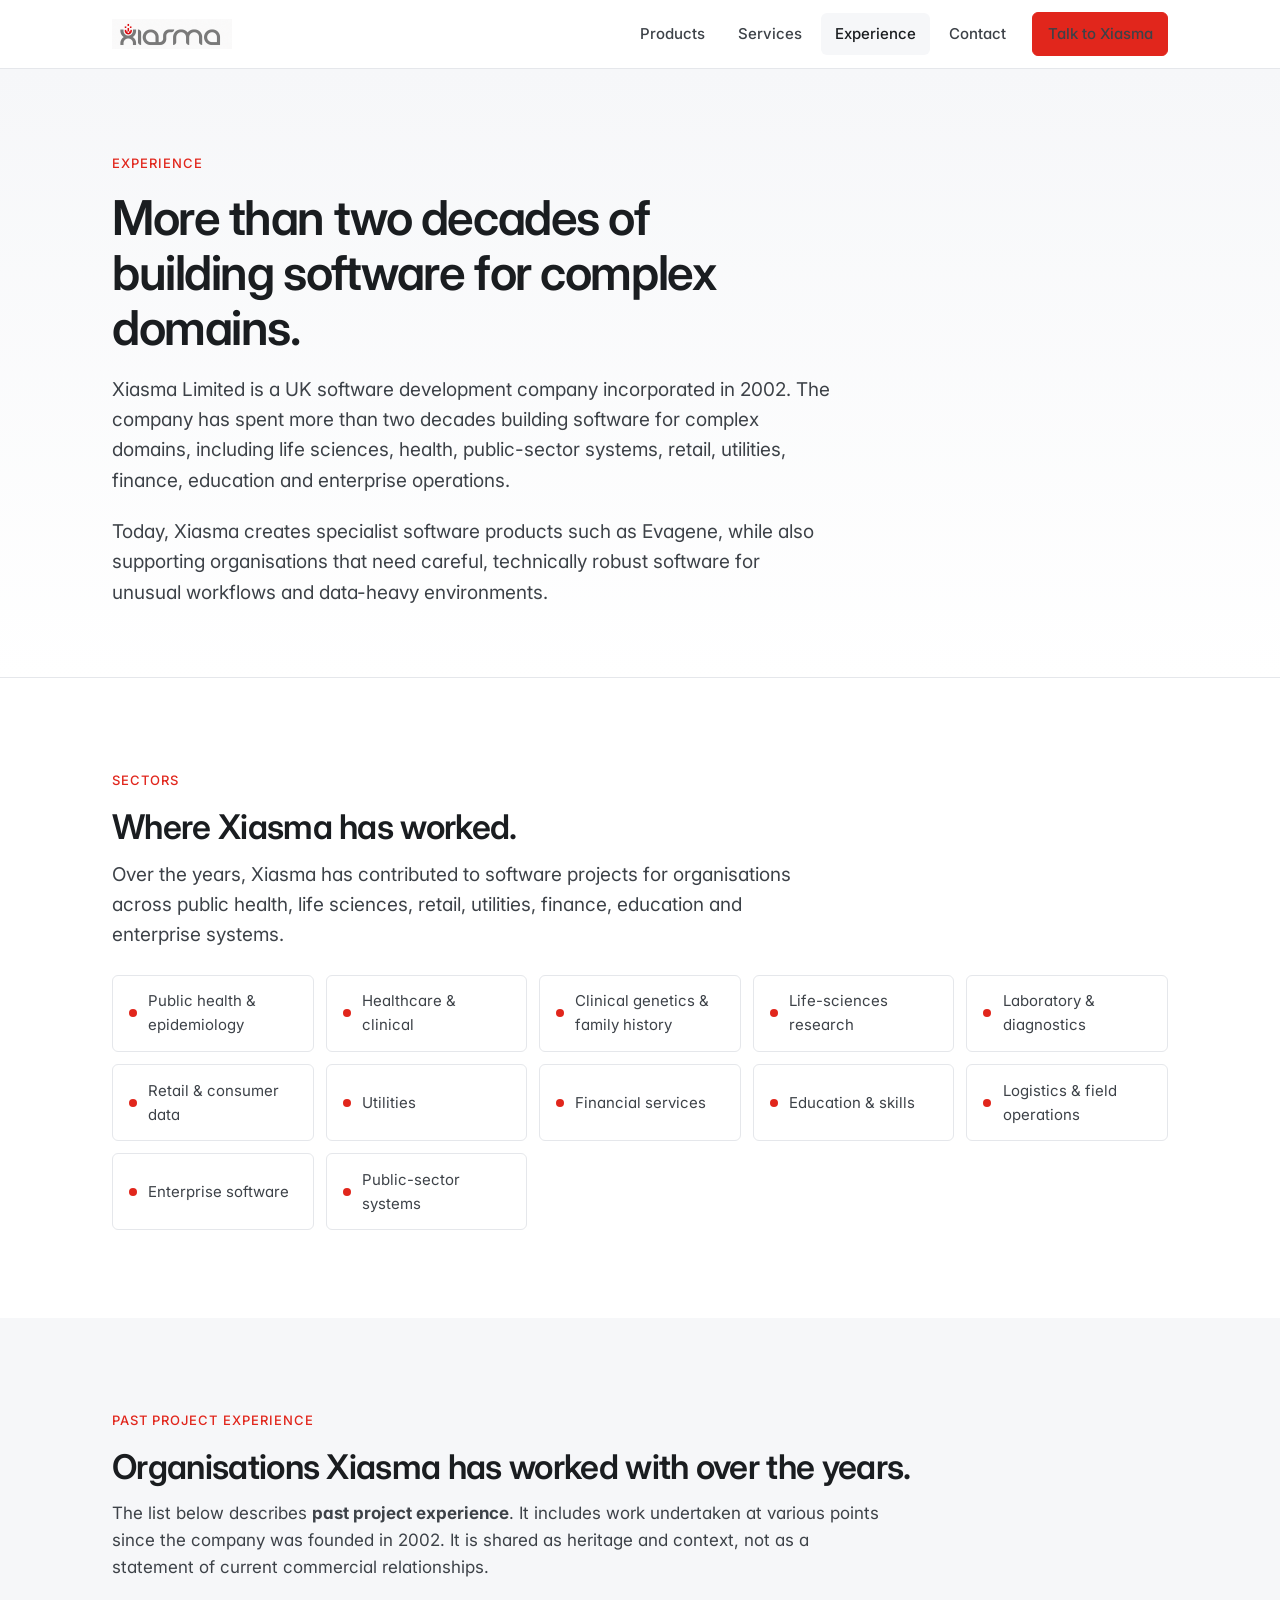
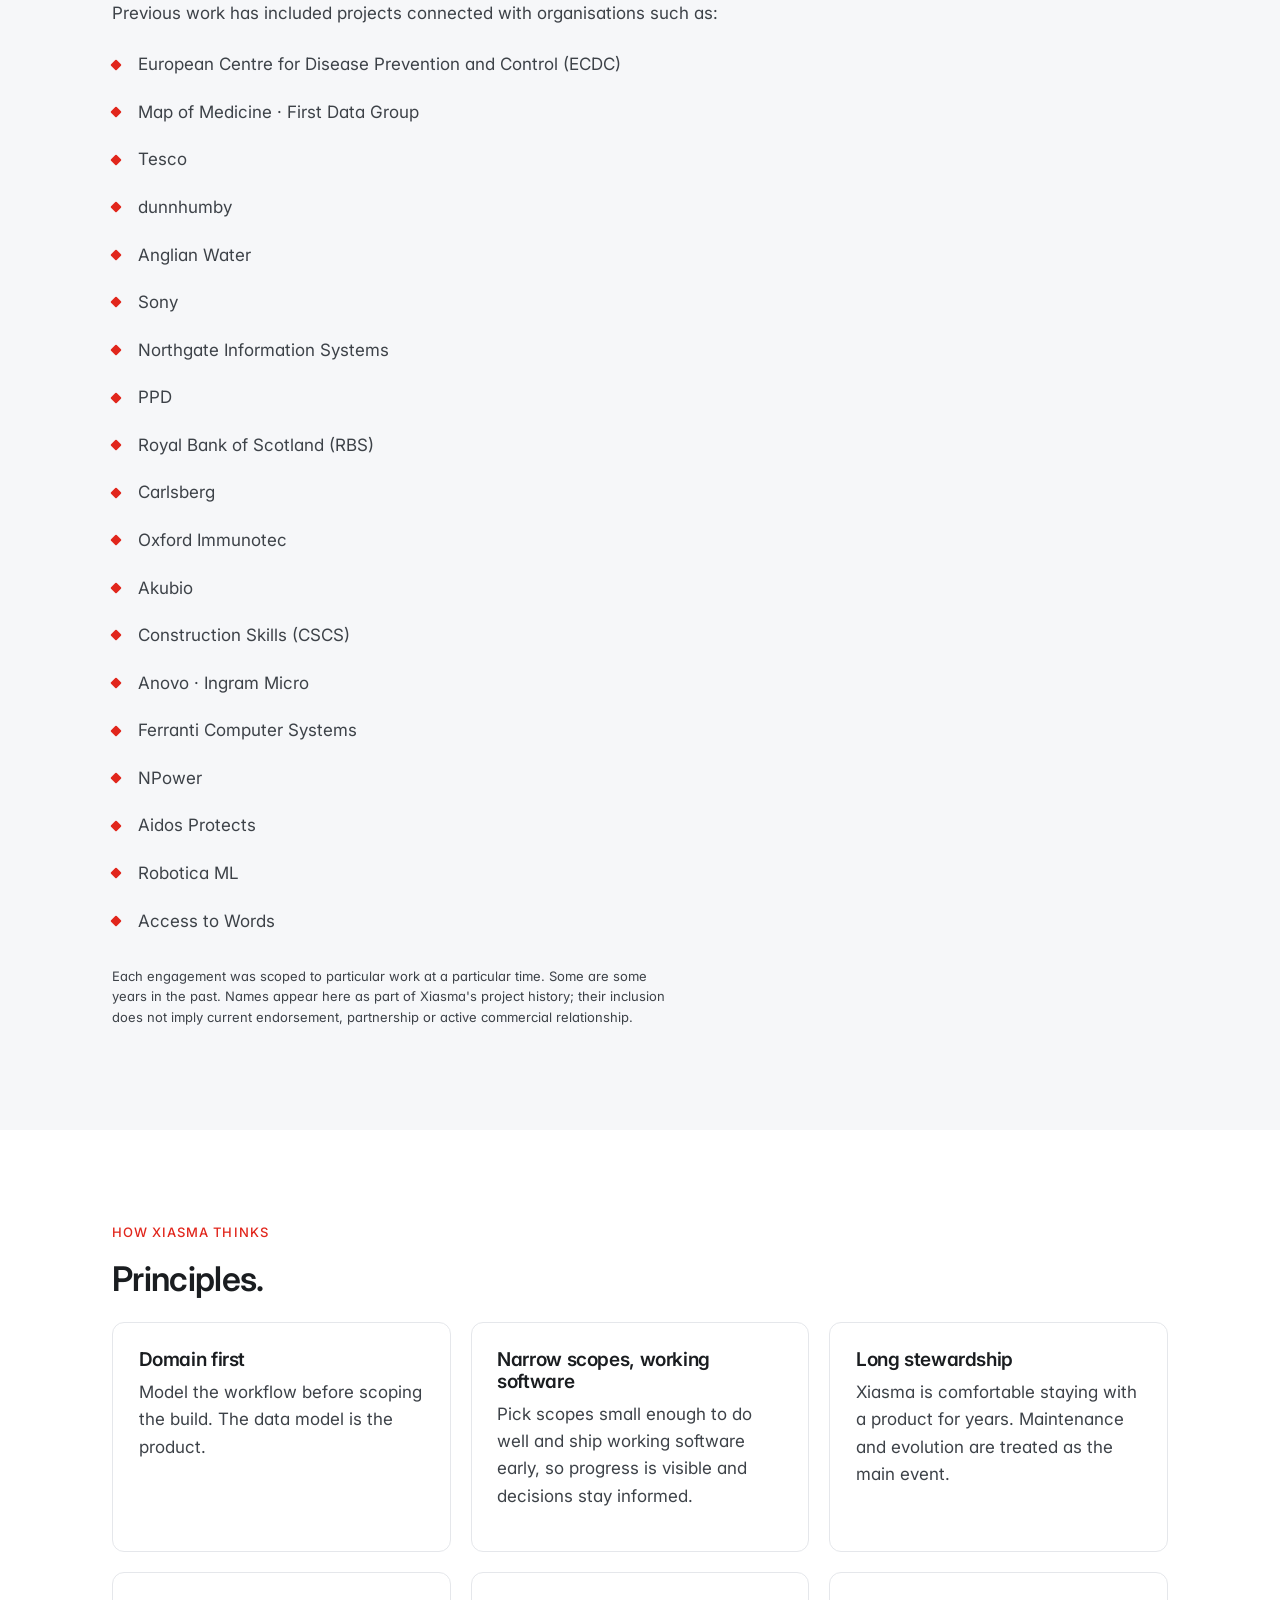
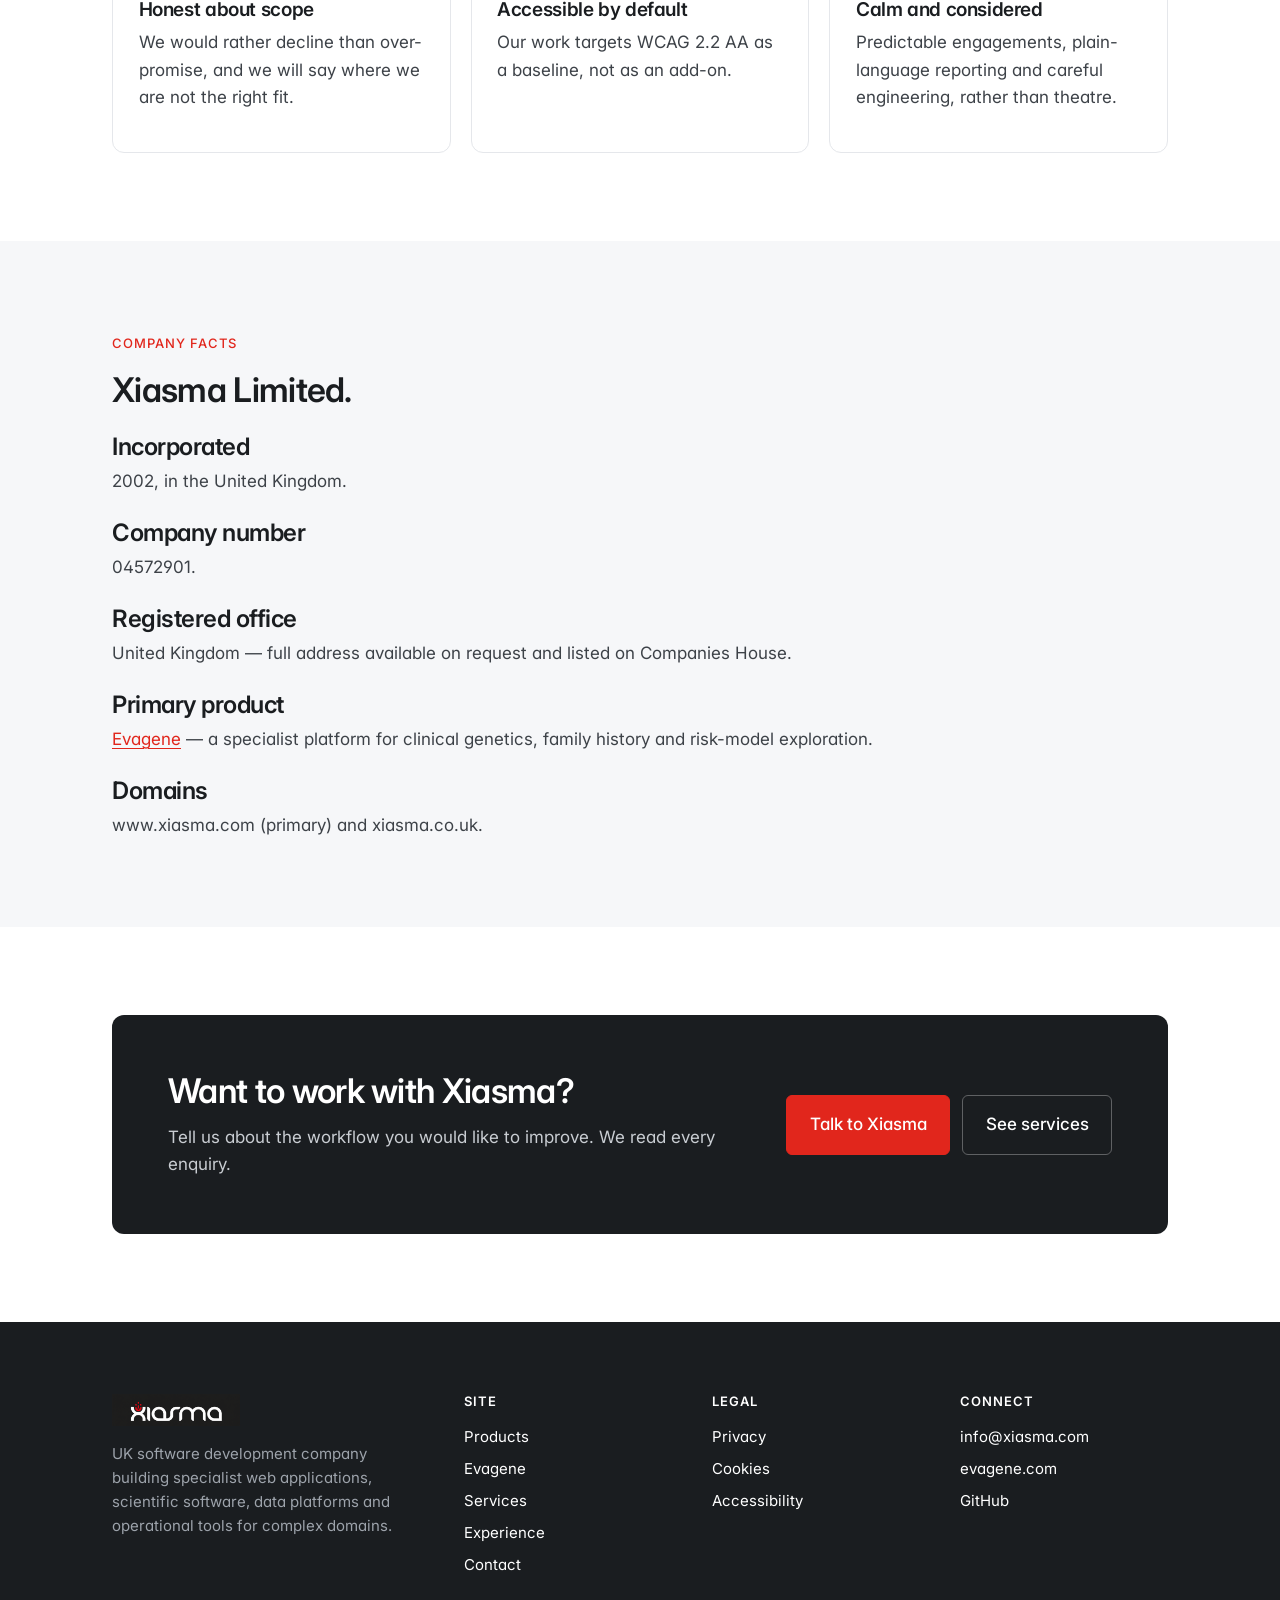
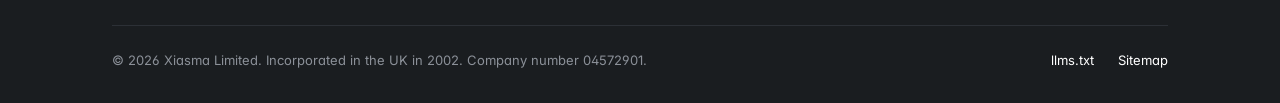
<file: experience.html>
<!doctype html>
<html lang="en-GB">
<head>
<meta charset="utf-8">
<meta name="viewport" content="width=device-width, initial-scale=1">
<title>Experience — Xiasma</title>
<meta name="description" content="Xiasma Limited is a UK software development company incorporated in 2002. The company has spent more than two decades building software for complex domains, including life sciences, health, public-sector systems, retail, utilities, finance, education and enterprise operations.">
<meta name="robots" content="index, follow">
<meta name="theme-color" content="#E1261C">
<link rel="canonical" href="https://www.xiasma.com/experience.html">

<meta property="og:type" content="website">
<meta property="og:site_name" content="Xiasma">
<meta property="og:title" content="Experience — Xiasma">
<meta property="og:description" content="More than two decades of building software for complex domains. UK company, founded 2002.">
<meta property="og:url" content="https://www.xiasma.com/experience.html">
<meta property="og:image" content="https://www.xiasma.com/assets/img/og-default.png">
<meta property="og:locale" content="en_GB">
<meta name="twitter:card" content="summary_large_image">
<meta name="twitter:image" content="https://www.xiasma.com/assets/img/og-default.png">

<link rel="icon" href="/assets/img/favicon.ico" sizes="any">
<link rel="icon" type="image/png" sizes="32x32" href="/assets/img/favicon-32.png">
<link rel="icon" type="image/png" sizes="192x192" href="/assets/img/favicon-192.png">
<link rel="apple-touch-icon" href="/assets/img/favicon-180.png">
<link rel="preconnect" href="https://fonts.googleapis.com">
<link rel="preconnect" href="https://fonts.gstatic.com" crossorigin>
<link rel="stylesheet" href="https://fonts.googleapis.com/css2?family=Inter:wght@400;500;600;700&family=JetBrains+Mono:wght@400;500&display=swap">
<link rel="stylesheet" href="/assets/css/main.css">

<script type="application/ld+json">
{
  "@context": "https://schema.org",
  "@type": "AboutPage",
  "name": "Xiasma — experience",
  "url": "https://www.xiasma.com/experience.html",
  "mainEntity": {
    "@type": "Organization",
    "name": "Xiasma Limited",
    "foundingDate": "2002",
    "identifier": "04572901",
    "url": "https://www.xiasma.com/"
  }
}
</script>
</head>
<body>
<a href="#main" class="skip">Skip to content</a>

<header class="site-header">
  <div class="container site-header__inner">
    <a href="/" class="brand" aria-label="Xiasma — home">
      <img src="/assets/img/xiasma-wordmark-on-light-120.png" alt="Xiasma" width="480" height="120" decoding="async">
    </a>
    <button class="nav-toggle" aria-label="Toggle menu" aria-expanded="false" aria-controls="primary-nav"><span></span></button>
    <nav class="nav" id="primary-nav" aria-label="Primary">
      <a href="/products/">Products</a>
      <a href="/services.html">Services</a>
      <a href="/experience.html" aria-current="page">Experience</a>
      <a href="/contact.html">Contact</a>
      <a href="/contact.html" class="btn btn--primary" style="margin-left:0.5rem">Talk to Xiasma</a>
    </nav>
  </div>
</header>

<main id="main">

<section class="page-hero">
  <div class="container">
    <span class="eyebrow">Experience</span>
    <h1>More than two decades of building software for complex domains.</h1>
    <p>Xiasma Limited is a UK software development company incorporated in 2002. The company has spent more than two decades building software for complex domains, including life sciences, health, public-sector systems, retail, utilities, finance, education and enterprise operations.</p>
    <p>Today, Xiasma creates specialist software products such as Evagene, while also supporting organisations that need careful, technically robust software for unusual workflows and data-heavy environments.</p>
  </div>
</section>

<section>
  <div class="container">
    <span class="eyebrow">Sectors</span>
    <h2>Where Xiasma has worked.</h2>
    <p class="lede">Over the years, Xiasma has contributed to software projects for organisations across public health, life sciences, retail, utilities, finance, education and enterprise systems.</p>
    <div class="sector-grid mt-3">
      <div class="sector"><span class="sector__dot"></span> Public health &amp; epidemiology</div>
      <div class="sector"><span class="sector__dot"></span> Healthcare &amp; clinical</div>
      <div class="sector"><span class="sector__dot"></span> Clinical genetics &amp; family history</div>
      <div class="sector"><span class="sector__dot"></span> Life-sciences research</div>
      <div class="sector"><span class="sector__dot"></span> Laboratory &amp; diagnostics</div>
      <div class="sector"><span class="sector__dot"></span> Retail &amp; consumer data</div>
      <div class="sector"><span class="sector__dot"></span> Utilities</div>
      <div class="sector"><span class="sector__dot"></span> Financial services</div>
      <div class="sector"><span class="sector__dot"></span> Education &amp; skills</div>
      <div class="sector"><span class="sector__dot"></span> Logistics &amp; field operations</div>
      <div class="sector"><span class="sector__dot"></span> Enterprise software</div>
      <div class="sector"><span class="sector__dot"></span> Public-sector systems</div>
    </div>
  </div>
</section>

<section class="bg-surface">
  <div class="container">
    <span class="eyebrow">Past project experience</span>
    <h2>Organisations Xiasma has worked with over the years.</h2>
    <p class="muted" style="max-width: 70ch;">The list below describes <strong>past project experience</strong>. It includes work undertaken at various points since the company was founded in 2002. It is shared as heritage and context, not as a statement of current commercial relationships.</p>
    <p class="muted" style="max-width: 70ch;">Previous work has included projects connected with organisations such as:</p>
    <ul class="feature-list mt-3" style="max-width: 70ch;">
      <li>European Centre for Disease Prevention and Control (ECDC)</li>
      <li>Map of Medicine &middot; First Data Group</li>
      <li>Tesco</li>
      <li>dunnhumby</li>
      <li>Anglian Water</li>
      <li>Sony</li>
      <li>Northgate Information Systems</li>
      <li>PPD</li>
      <li>Royal Bank of Scotland (RBS)</li>
      <li>Carlsberg</li>
      <li>Oxford Immunotec</li>
      <li>Akubio</li>
      <li>Construction Skills (CSCS)</li>
      <li>Anovo &middot; Ingram Micro</li>
      <li>Ferranti Computer Systems</li>
      <li>NPower</li>
      <li>Aidos Protects</li>
      <li>Robotica ML</li>
      <li>Access to Words</li>
    </ul>
    <p class="muted mt-3" style="font-size: var(--fs-xs); max-width: 70ch;">Each engagement was scoped to particular work at a particular time. Some are some years in the past. Names appear here as part of Xiasma's project history; their inclusion does not imply current endorsement, partnership or active commercial relationship.</p>
  </div>
</section>

<section>
  <div class="container">
    <span class="eyebrow">How Xiasma thinks</span>
    <h2>Principles.</h2>
    <div class="card-grid mt-3">
      <div class="card">
        <h3>Domain first</h3>
        <p>Model the workflow before scoping the build. The data model is the product.</p>
      </div>
      <div class="card">
        <h3>Narrow scopes, working software</h3>
        <p>Pick scopes small enough to do well and ship working software early, so progress is visible and decisions stay informed.</p>
      </div>
      <div class="card">
        <h3>Long stewardship</h3>
        <p>Xiasma is comfortable staying with a product for years. Maintenance and evolution are treated as the main event.</p>
      </div>
      <div class="card">
        <h3>Honest about scope</h3>
        <p>We would rather decline than over-promise, and we will say where we are not the right fit.</p>
      </div>
      <div class="card">
        <h3>Accessible by default</h3>
        <p>Our work targets WCAG 2.2 AA as a baseline, not as an add-on.</p>
      </div>
      <div class="card">
        <h3>Calm and considered</h3>
        <p>Predictable engagements, plain-language reporting and careful engineering, rather than theatre.</p>
      </div>
    </div>
  </div>
</section>

<section class="bg-surface">
  <div class="container">
    <span class="eyebrow">Company facts</span>
    <h2>Xiasma Limited.</h2>
    <div class="def-list mt-3" style="max-width: 70ch;">
      <div>
        <h3>Incorporated</h3>
        <p>2002, in the United Kingdom.</p>
      </div>
      <div>
        <h3>Company number</h3>
        <p>04572901.</p>
      </div>
      <div>
        <h3>Registered office</h3>
        <p>United Kingdom &mdash; full address available on request and listed on Companies House.</p>
      </div>
      <div>
        <h3>Primary product</h3>
        <p><a href="https://evagene.com/" rel="noopener">Evagene</a> &mdash; a specialist platform for clinical genetics, family history and risk-model exploration.</p>
      </div>
      <div>
        <h3>Domains</h3>
        <p>www.xiasma.com (primary) and xiasma.co.uk.</p>
      </div>
    </div>
  </div>
</section>

<section>
  <div class="container">
    <div class="cta-block">
      <div>
        <h2>Want to work with Xiasma?</h2>
        <p>Tell us about the workflow you would like to improve. We read every enquiry.</p>
      </div>
      <div class="btn-row">
        <a class="btn btn--primary btn--lg" href="/contact.html">Talk to Xiasma</a>
        <a class="btn btn--secondary btn--lg" href="/services.html">See services</a>
      </div>
    </div>
  </div>
</section>

</main>

<footer class="site-footer">
  <div class="container">
    <div class="footer-grid">
      <div>
        <div class="footer__brand">
          <img src="/assets/img/xiasma-wordmark-on-dark-120.png" alt="Xiasma" width="480" height="120" decoding="async">
        </div>
        <p class="footer__about">UK software development company building specialist web applications, scientific software, data platforms and operational tools for complex domains.</p>
      </div>
      <div>
        <h4>Site</h4>
        <ul>
          <li><a href="/products/">Products</a></li>
          <li><a href="/products/evagene.html">Evagene</a></li>
          <li><a href="/services.html">Services</a></li>
          <li><a href="/experience.html">Experience</a></li>
          <li><a href="/contact.html">Contact</a></li>
        </ul>
      </div>
      <div>
        <h4>Legal</h4>
        <ul>
          <li><a href="/privacy.html">Privacy</a></li>
          <li><a href="/cookies.html">Cookies</a></li>
          <li><a href="/accessibility.html">Accessibility</a></li>
        </ul>
      </div>
      <div>
        <h4>Connect</h4>
        <ul>
          <li><a href="mailto:info@xiasma.com">info@xiasma.com</a></li>
          <li><a href="https://evagene.com/" rel="noopener">evagene.com</a></li>
          <li><a href="https://github.com/xiasma" rel="noopener">GitHub</a></li>
        </ul>
      </div>
    </div>
    <div class="footer__bottom">
      <div>© <span id="year">2026</span> Xiasma Limited. Incorporated in the UK in 2002. Company number 04572901.</div>
      <div class="footer__bottom-links">
        <a href="/llms.txt">llms.txt</a>
        <a href="/sitemap.xml">Sitemap</a>
      </div>
    </div>
  </div>
</footer>

<script src="/assets/js/main.js" defer></script>
<script>document.getElementById("year").textContent = new Date().getFullYear();</script>
</body>
</html>
</file>
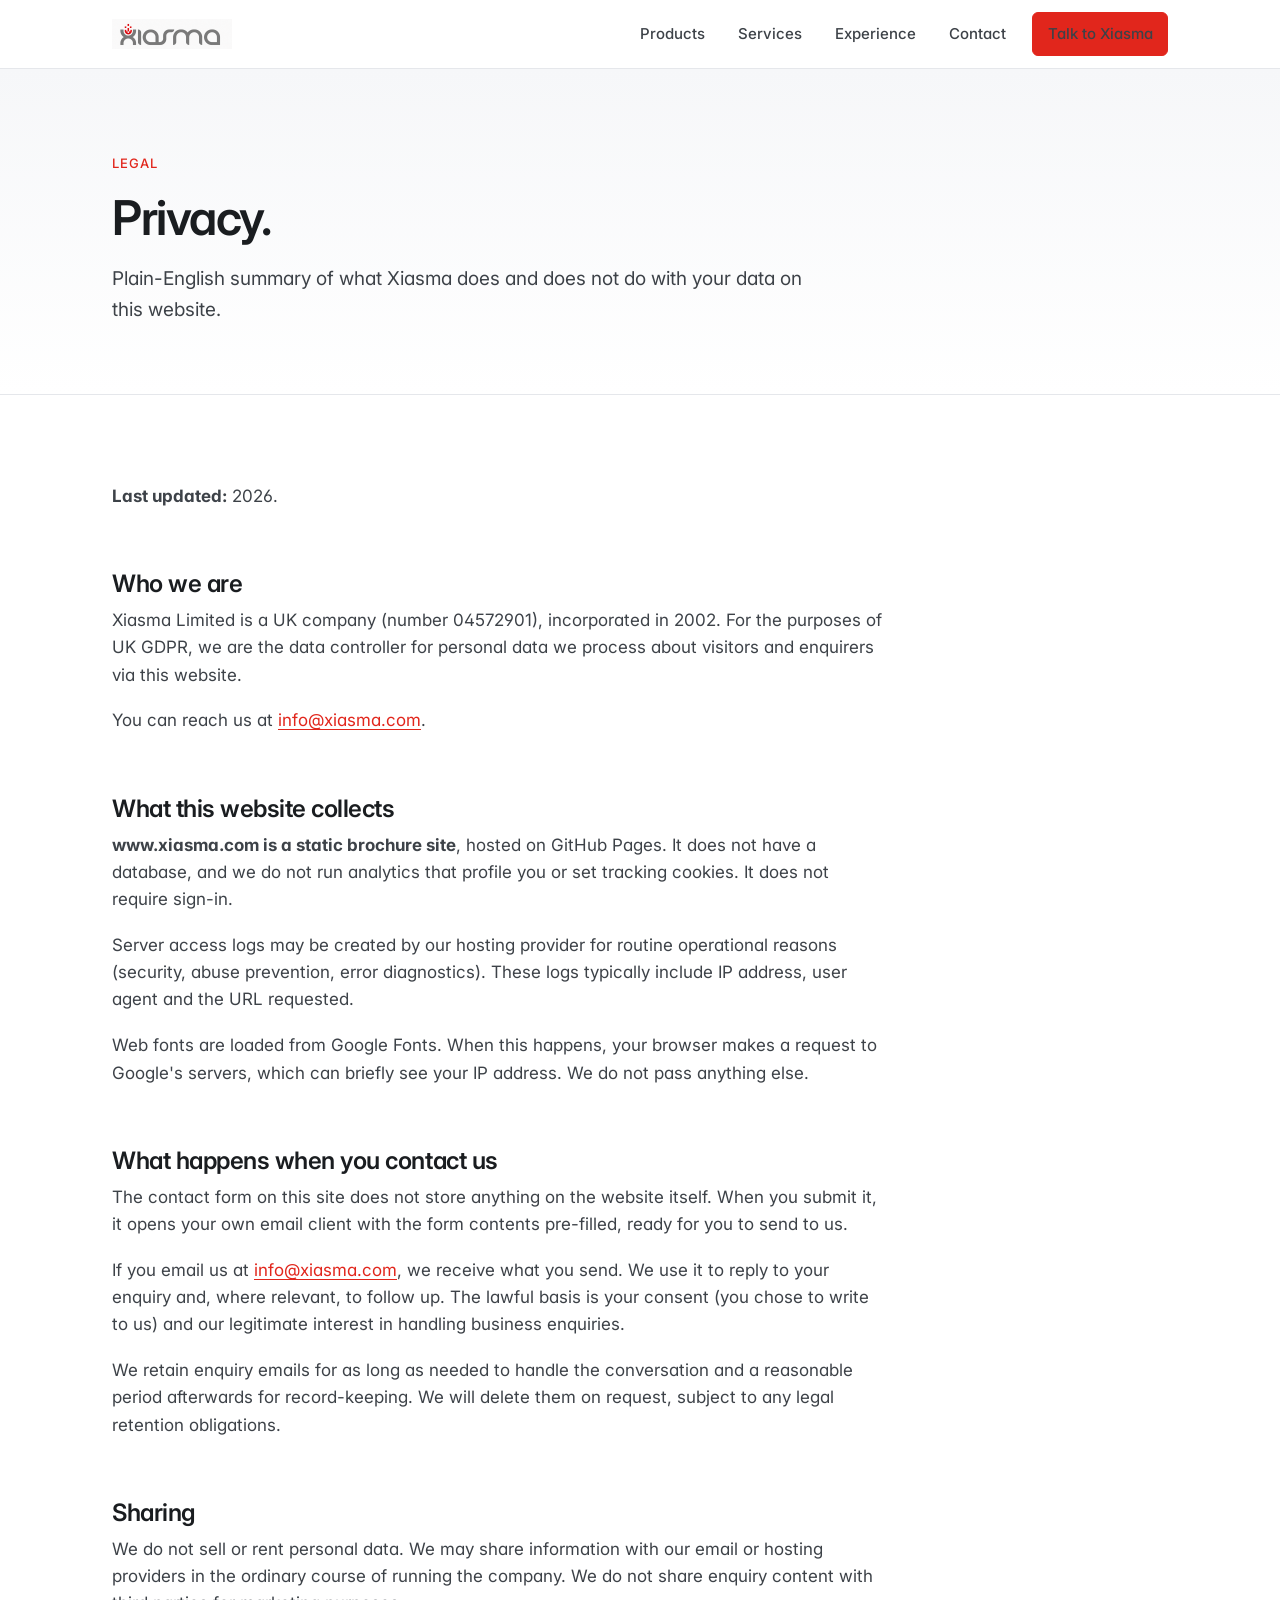
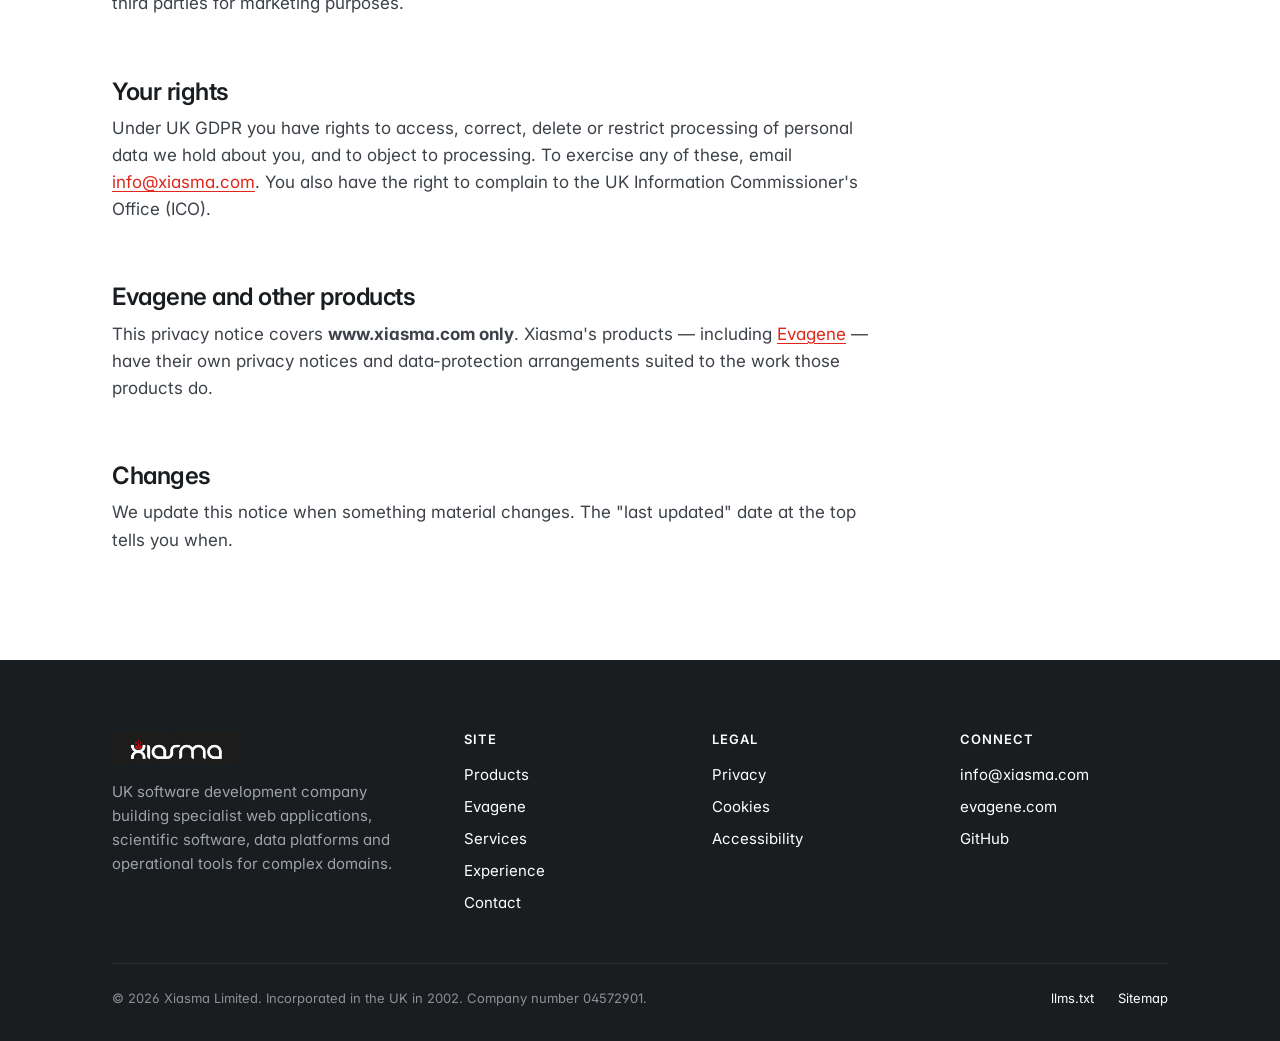
<file: privacy.html>
<!doctype html>
<html lang="en-GB">
<head>
<meta charset="utf-8">
<meta name="viewport" content="width=device-width, initial-scale=1">
<title>Privacy — Xiasma</title>
<meta name="description" content="How Xiasma Limited handles personal data. The xiasma.com website is a static brochure site and does not collect data on you. Enquiries are handled by email.">
<meta name="robots" content="index, follow">
<meta name="theme-color" content="#E1261C">
<link rel="canonical" href="https://www.xiasma.com/privacy.html">
<link rel="icon" href="/assets/img/favicon.ico" sizes="any">
<link rel="icon" type="image/png" sizes="32x32" href="/assets/img/favicon-32.png">
<link rel="icon" type="image/png" sizes="192x192" href="/assets/img/favicon-192.png">
<link rel="apple-touch-icon" href="/assets/img/favicon-180.png">
<link rel="preconnect" href="https://fonts.googleapis.com">
<link rel="preconnect" href="https://fonts.gstatic.com" crossorigin>
<link rel="stylesheet" href="https://fonts.googleapis.com/css2?family=Inter:wght@400;500;600;700&family=JetBrains+Mono:wght@400;500&display=swap">
<link rel="stylesheet" href="/assets/css/main.css">
</head>
<body>
<a href="#main" class="skip">Skip to content</a>

<header class="site-header">
  <div class="container site-header__inner">
    <a href="/" class="brand" aria-label="Xiasma — home">
      <img src="/assets/img/xiasma-wordmark-on-light-120.png" alt="Xiasma" width="480" height="120" decoding="async">
    </a>
    <button class="nav-toggle" aria-label="Toggle menu" aria-expanded="false" aria-controls="primary-nav"><span></span></button>
    <nav class="nav" id="primary-nav" aria-label="Primary">
      <a href="/products/">Products</a>
      <a href="/services.html">Services</a>
      <a href="/experience.html">Experience</a>
      <a href="/contact.html">Contact</a>
      <a href="/contact.html" class="btn btn--primary" style="margin-left:0.5rem">Talk to Xiasma</a>
    </nav>
  </div>
</header>

<main id="main">
<section class="page-hero">
  <div class="container">
    <span class="eyebrow">Legal</span>
    <h1>Privacy.</h1>
    <p>Plain-English summary of what Xiasma does and does not do with your data on this website.</p>
  </div>
</section>

<section>
  <div class="container">
    <article class="prose">
      <p><strong>Last updated:</strong> 2026.</p>

      <h2>Who we are</h2>
      <p>Xiasma Limited is a UK company (number 04572901), incorporated in 2002. For the purposes of UK GDPR, we are the data controller for personal data we process about visitors and enquirers via this website.</p>
      <p>You can reach us at <a href="mailto:info@xiasma.com">info@xiasma.com</a>.</p>

      <h2>What this website collects</h2>
      <p><strong>www.xiasma.com is a static brochure site</strong>, hosted on GitHub Pages. It does not have a database, and we do not run analytics that profile you or set tracking cookies. It does not require sign-in.</p>
      <p>Server access logs may be created by our hosting provider for routine operational reasons (security, abuse prevention, error diagnostics). These logs typically include IP address, user agent and the URL requested.</p>
      <p>Web fonts are loaded from Google Fonts. When this happens, your browser makes a request to Google's servers, which can briefly see your IP address. We do not pass anything else.</p>

      <h2>What happens when you contact us</h2>
      <p>The contact form on this site does not store anything on the website itself. When you submit it, it opens your own email client with the form contents pre-filled, ready for you to send to us.</p>
      <p>If you email us at <a href="mailto:info@xiasma.com">info@xiasma.com</a>, we receive what you send. We use it to reply to your enquiry and, where relevant, to follow up. The lawful basis is your consent (you chose to write to us) and our legitimate interest in handling business enquiries.</p>
      <p>We retain enquiry emails for as long as needed to handle the conversation and a reasonable period afterwards for record-keeping. We will delete them on request, subject to any legal retention obligations.</p>

      <h2>Sharing</h2>
      <p>We do not sell or rent personal data. We may share information with our email or hosting providers in the ordinary course of running the company. We do not share enquiry content with third parties for marketing purposes.</p>

      <h2>Your rights</h2>
      <p>Under UK GDPR you have rights to access, correct, delete or restrict processing of personal data we hold about you, and to object to processing. To exercise any of these, email <a href="mailto:info@xiasma.com">info@xiasma.com</a>. You also have the right to complain to the UK Information Commissioner's Office (ICO).</p>

      <h2>Evagene and other products</h2>
      <p>This privacy notice covers <strong>www.xiasma.com only</strong>. Xiasma's products &mdash; including <a href="https://evagene.com/" rel="noopener">Evagene</a> &mdash; have their own privacy notices and data-protection arrangements suited to the work those products do.</p>

      <h2>Changes</h2>
      <p>We update this notice when something material changes. The "last updated" date at the top tells you when.</p>
    </article>
  </div>
</section>
</main>

<footer class="site-footer">
  <div class="container">
    <div class="footer-grid">
      <div>
        <div class="footer__brand">
          <img src="/assets/img/xiasma-wordmark-on-dark-120.png" alt="Xiasma" width="480" height="120" decoding="async">
        </div>
        <p class="footer__about">UK software development company building specialist web applications, scientific software, data platforms and operational tools for complex domains.</p>
      </div>
      <div>
        <h4>Site</h4>
        <ul>
          <li><a href="/products/">Products</a></li>
          <li><a href="/products/evagene.html">Evagene</a></li>
          <li><a href="/services.html">Services</a></li>
          <li><a href="/experience.html">Experience</a></li>
          <li><a href="/contact.html">Contact</a></li>
        </ul>
      </div>
      <div>
        <h4>Legal</h4>
        <ul>
          <li><a href="/privacy.html">Privacy</a></li>
          <li><a href="/cookies.html">Cookies</a></li>
          <li><a href="/accessibility.html">Accessibility</a></li>
        </ul>
      </div>
      <div>
        <h4>Connect</h4>
        <ul>
          <li><a href="mailto:info@xiasma.com">info@xiasma.com</a></li>
          <li><a href="https://evagene.com/" rel="noopener">evagene.com</a></li>
          <li><a href="https://github.com/xiasma" rel="noopener">GitHub</a></li>
        </ul>
      </div>
    </div>
    <div class="footer__bottom">
      <div>© <span id="year">2026</span> Xiasma Limited. Incorporated in the UK in 2002. Company number 04572901.</div>
      <div class="footer__bottom-links">
        <a href="/llms.txt">llms.txt</a>
        <a href="/sitemap.xml">Sitemap</a>
      </div>
    </div>
  </div>
</footer>

<script src="/assets/js/main.js" defer></script>
<script>document.getElementById("year").textContent = new Date().getFullYear();</script>
</body>
</html>
</file>
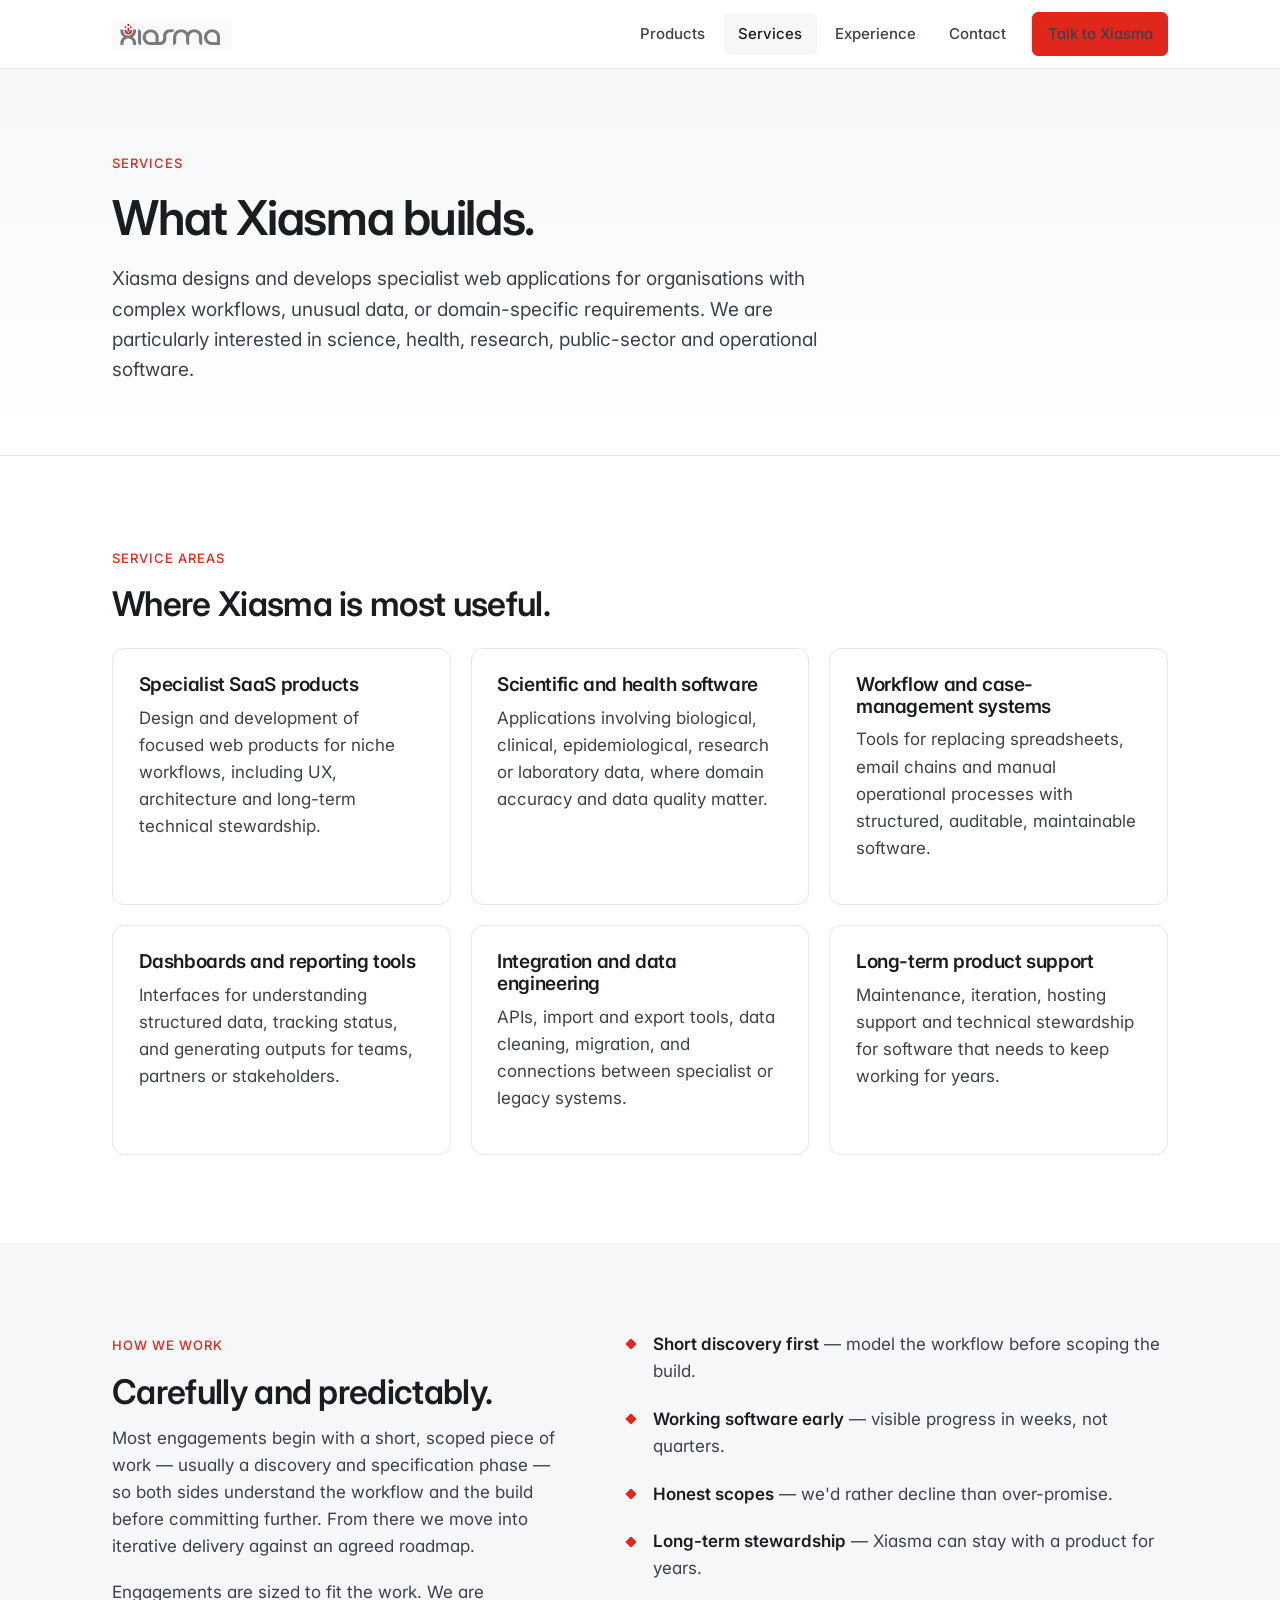
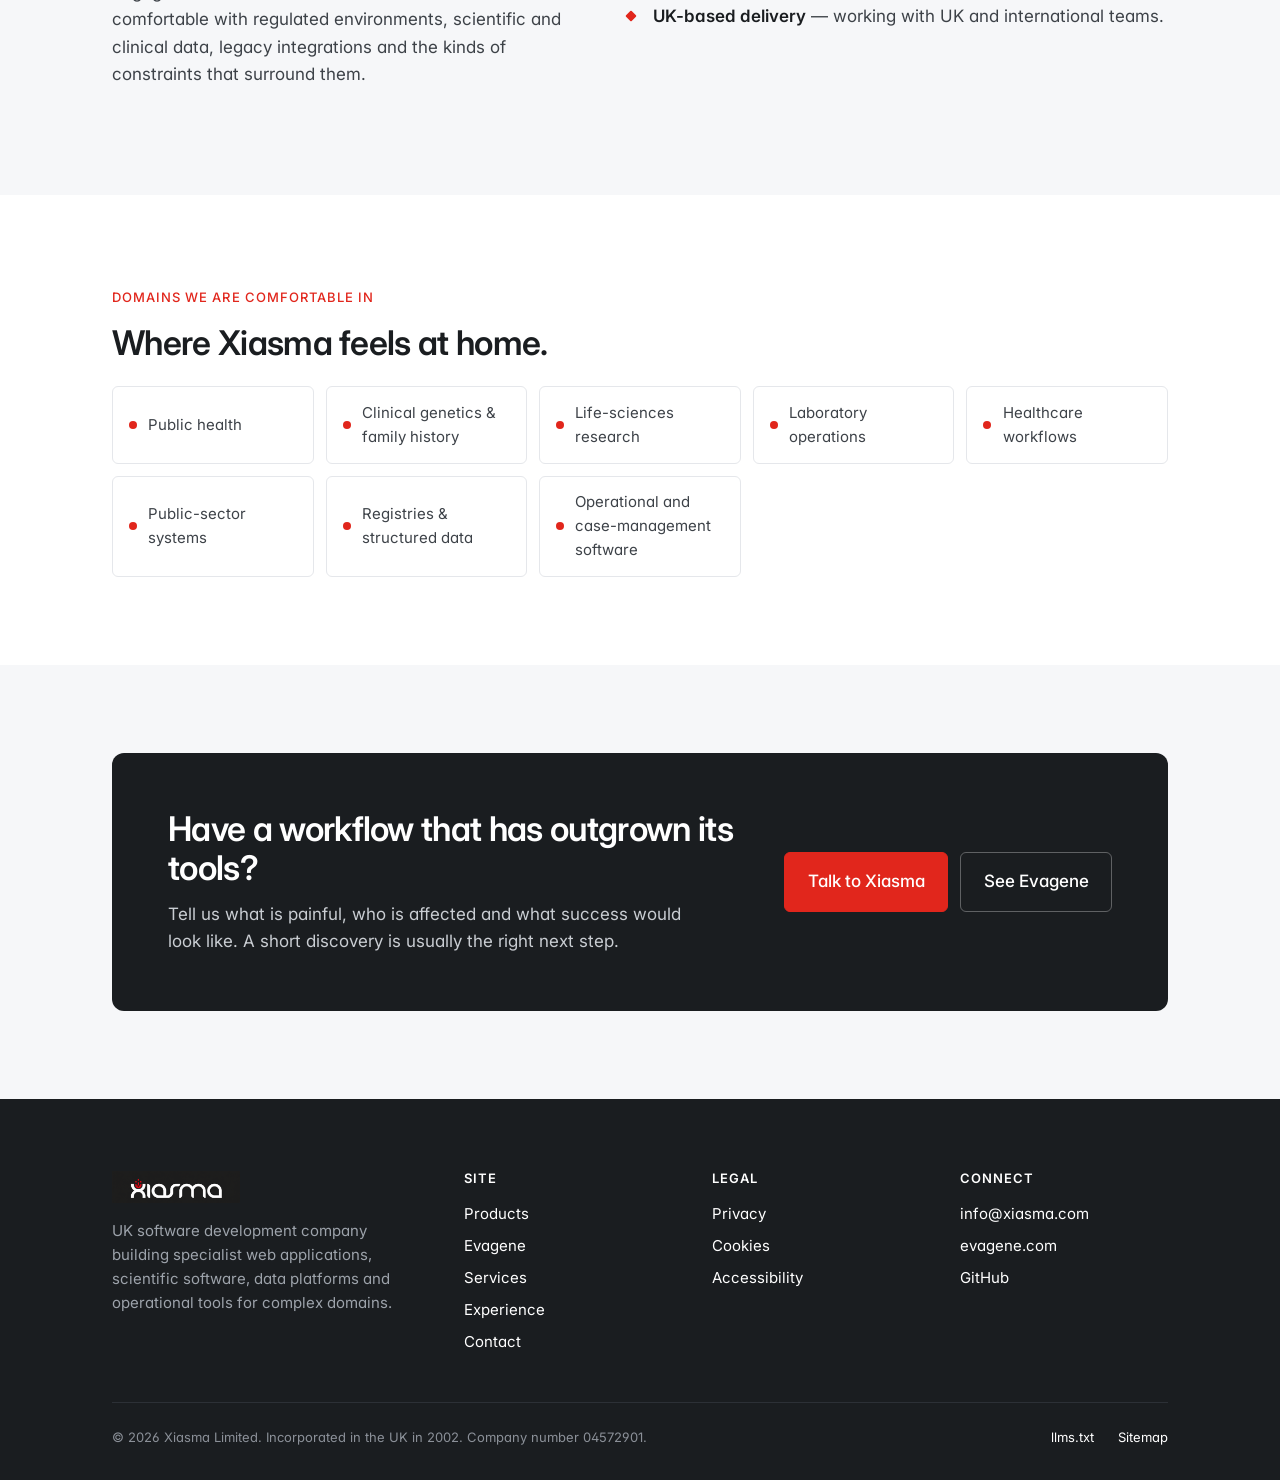
<file: services.html>
<!doctype html>
<html lang="en-GB">
<head>
<meta charset="utf-8">
<meta name="viewport" content="width=device-width, initial-scale=1">
<title>Services — What Xiasma builds</title>
<meta name="description" content="Xiasma designs and develops specialist web applications for organisations with complex workflows, unusual data, or domain-specific requirements — particularly in science, health, research, public-sector and operational software.">
<meta name="robots" content="index, follow">
<meta name="theme-color" content="#E1261C">
<link rel="canonical" href="https://www.xiasma.com/services.html">

<meta property="og:type" content="website">
<meta property="og:site_name" content="Xiasma">
<meta property="og:title" content="Services — What Xiasma builds">
<meta property="og:description" content="Specialist web applications for organisations with complex workflows, unusual data, or domain-specific requirements.">
<meta property="og:url" content="https://www.xiasma.com/services.html">
<meta property="og:image" content="https://www.xiasma.com/assets/img/og-default.png">
<meta property="og:locale" content="en_GB">
<meta name="twitter:card" content="summary_large_image">
<meta name="twitter:image" content="https://www.xiasma.com/assets/img/og-default.png">

<link rel="icon" href="/assets/img/favicon.ico" sizes="any">
<link rel="icon" type="image/png" sizes="32x32" href="/assets/img/favicon-32.png">
<link rel="icon" type="image/png" sizes="192x192" href="/assets/img/favicon-192.png">
<link rel="apple-touch-icon" href="/assets/img/favicon-180.png">
<link rel="preconnect" href="https://fonts.googleapis.com">
<link rel="preconnect" href="https://fonts.gstatic.com" crossorigin>
<link rel="stylesheet" href="https://fonts.googleapis.com/css2?family=Inter:wght@400;500;600;700&family=JetBrains+Mono:wght@400;500&display=swap">
<link rel="stylesheet" href="/assets/css/main.css">

<script type="application/ld+json">
{
  "@context": "https://schema.org",
  "@type": "Service",
  "name": "Xiasma software development services",
  "provider": { "@type": "Organization", "name": "Xiasma Limited", "url": "https://www.xiasma.com/" },
  "serviceType": "Specialist software development",
  "areaServed": "Worldwide",
  "audience": "Life science, health, research, public-sector and data-rich specialist organisations",
  "url": "https://www.xiasma.com/services.html"
}
</script>
</head>
<body>
<a href="#main" class="skip">Skip to content</a>

<header class="site-header">
  <div class="container site-header__inner">
    <a href="/" class="brand" aria-label="Xiasma — home">
      <img src="/assets/img/xiasma-wordmark-on-light-120.png" alt="Xiasma" width="480" height="120" decoding="async">
    </a>
    <button class="nav-toggle" aria-label="Toggle menu" aria-expanded="false" aria-controls="primary-nav"><span></span></button>
    <nav class="nav" id="primary-nav" aria-label="Primary">
      <a href="/products/">Products</a>
      <a href="/services.html" aria-current="page">Services</a>
      <a href="/experience.html">Experience</a>
      <a href="/contact.html">Contact</a>
      <a href="/contact.html" class="btn btn--primary" style="margin-left:0.5rem">Talk to Xiasma</a>
    </nav>
  </div>
</header>

<main id="main">

<section class="page-hero">
  <div class="container">
    <span class="eyebrow">Services</span>
    <h1>What Xiasma builds.</h1>
    <p>Xiasma designs and develops specialist web applications for organisations with complex workflows, unusual data, or domain-specific requirements. We are particularly interested in science, health, research, public-sector and operational software.</p>
  </div>
</section>

<section>
  <div class="container">
    <span class="eyebrow">Service areas</span>
    <h2>Where Xiasma is most useful.</h2>
    <div class="card-grid mt-3">
      <div class="card">
        <h3>Specialist SaaS products</h3>
        <p>Design and development of focused web products for niche workflows, including UX, architecture and long-term technical stewardship.</p>
      </div>
      <div class="card">
        <h3>Scientific and health software</h3>
        <p>Applications involving biological, clinical, epidemiological, research or laboratory data, where domain accuracy and data quality matter.</p>
      </div>
      <div class="card">
        <h3>Workflow and case-management systems</h3>
        <p>Tools for replacing spreadsheets, email chains and manual operational processes with structured, auditable, maintainable software.</p>
      </div>
      <div class="card">
        <h3>Dashboards and reporting tools</h3>
        <p>Interfaces for understanding structured data, tracking status, and generating outputs for teams, partners or stakeholders.</p>
      </div>
      <div class="card">
        <h3>Integration and data engineering</h3>
        <p>APIs, import and export tools, data cleaning, migration, and connections between specialist or legacy systems.</p>
      </div>
      <div class="card">
        <h3>Long-term product support</h3>
        <p>Maintenance, iteration, hosting support and technical stewardship for software that needs to keep working for years.</p>
      </div>
    </div>
  </div>
</section>

<section class="bg-surface">
  <div class="container">
    <div class="two-col">
      <div>
        <span class="eyebrow">How we work</span>
        <h2>Carefully and predictably.</h2>
        <p class="muted">Most engagements begin with a short, scoped piece of work &mdash; usually a discovery and specification phase &mdash; so both sides understand the workflow and the build before committing further. From there we move into iterative delivery against an agreed roadmap.</p>
        <p class="muted">Engagements are sized to fit the work. We are comfortable with regulated environments, scientific and clinical data, legacy integrations and the kinds of constraints that surround them.</p>
      </div>
      <div>
        <ul class="feature-list">
          <li><strong>Short discovery first</strong> &mdash; model the workflow before scoping the build.</li>
          <li><strong>Working software early</strong> &mdash; visible progress in weeks, not quarters.</li>
          <li><strong>Honest scopes</strong> &mdash; we'd rather decline than over-promise.</li>
          <li><strong>Long-term stewardship</strong> &mdash; Xiasma can stay with a product for years.</li>
          <li><strong>UK-based delivery</strong> &mdash; working with UK and international teams.</li>
        </ul>
      </div>
    </div>
  </div>
</section>

<section>
  <div class="container">
    <span class="eyebrow">Domains we are comfortable in</span>
    <h2>Where Xiasma feels at home.</h2>
    <div class="sector-grid mt-3">
      <div class="sector"><span class="sector__dot"></span> Public health</div>
      <div class="sector"><span class="sector__dot"></span> Clinical genetics &amp; family history</div>
      <div class="sector"><span class="sector__dot"></span> Life-sciences research</div>
      <div class="sector"><span class="sector__dot"></span> Laboratory operations</div>
      <div class="sector"><span class="sector__dot"></span> Healthcare workflows</div>
      <div class="sector"><span class="sector__dot"></span> Public-sector systems</div>
      <div class="sector"><span class="sector__dot"></span> Registries &amp; structured data</div>
      <div class="sector"><span class="sector__dot"></span> Operational and case-management software</div>
    </div>
  </div>
</section>

<section class="bg-surface">
  <div class="container">
    <div class="cta-block">
      <div>
        <h2>Have a workflow that has outgrown its tools?</h2>
        <p>Tell us what is painful, who is affected and what success would look like. A short discovery is usually the right next step.</p>
      </div>
      <div class="btn-row">
        <a class="btn btn--primary btn--lg" href="/contact.html">Talk to Xiasma</a>
        <a class="btn btn--secondary btn--lg" href="/products/evagene.html">See Evagene</a>
      </div>
    </div>
  </div>
</section>

</main>

<footer class="site-footer">
  <div class="container">
    <div class="footer-grid">
      <div>
        <div class="footer__brand">
          <img src="/assets/img/xiasma-wordmark-on-dark-120.png" alt="Xiasma" width="480" height="120" decoding="async">
        </div>
        <p class="footer__about">UK software development company building specialist web applications, scientific software, data platforms and operational tools for complex domains.</p>
      </div>
      <div>
        <h4>Site</h4>
        <ul>
          <li><a href="/products/">Products</a></li>
          <li><a href="/products/evagene.html">Evagene</a></li>
          <li><a href="/services.html">Services</a></li>
          <li><a href="/experience.html">Experience</a></li>
          <li><a href="/contact.html">Contact</a></li>
        </ul>
      </div>
      <div>
        <h4>Legal</h4>
        <ul>
          <li><a href="/privacy.html">Privacy</a></li>
          <li><a href="/cookies.html">Cookies</a></li>
          <li><a href="/accessibility.html">Accessibility</a></li>
        </ul>
      </div>
      <div>
        <h4>Connect</h4>
        <ul>
          <li><a href="mailto:info@xiasma.com">info@xiasma.com</a></li>
          <li><a href="https://evagene.com/" rel="noopener">evagene.com</a></li>
          <li><a href="https://github.com/xiasma" rel="noopener">GitHub</a></li>
        </ul>
      </div>
    </div>
    <div class="footer__bottom">
      <div>© <span id="year">2026</span> Xiasma Limited. Incorporated in the UK in 2002. Company number 04572901.</div>
      <div class="footer__bottom-links">
        <a href="/llms.txt">llms.txt</a>
        <a href="/sitemap.xml">Sitemap</a>
      </div>
    </div>
  </div>
</footer>

<script src="/assets/js/main.js" defer></script>
<script>document.getElementById("year").textContent = new Date().getFullYear();</script>
</body>
</html>
</file>
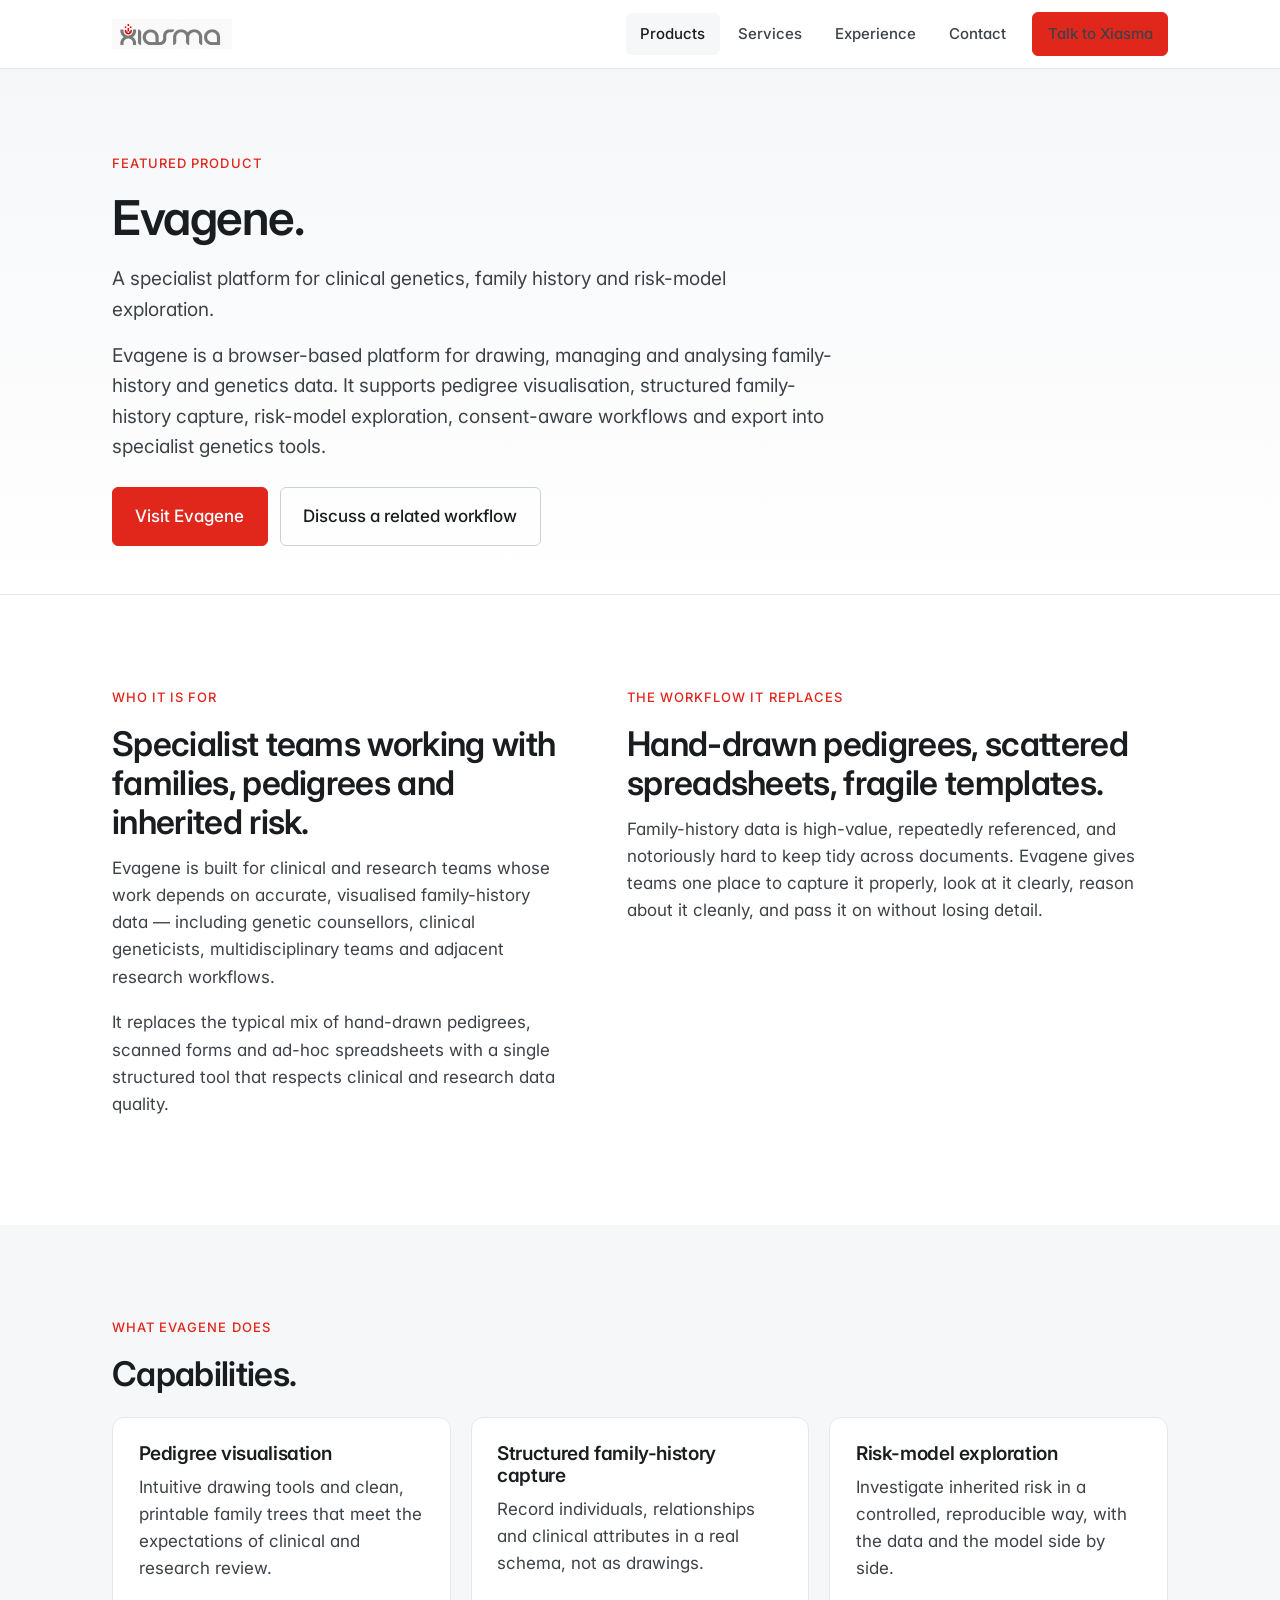
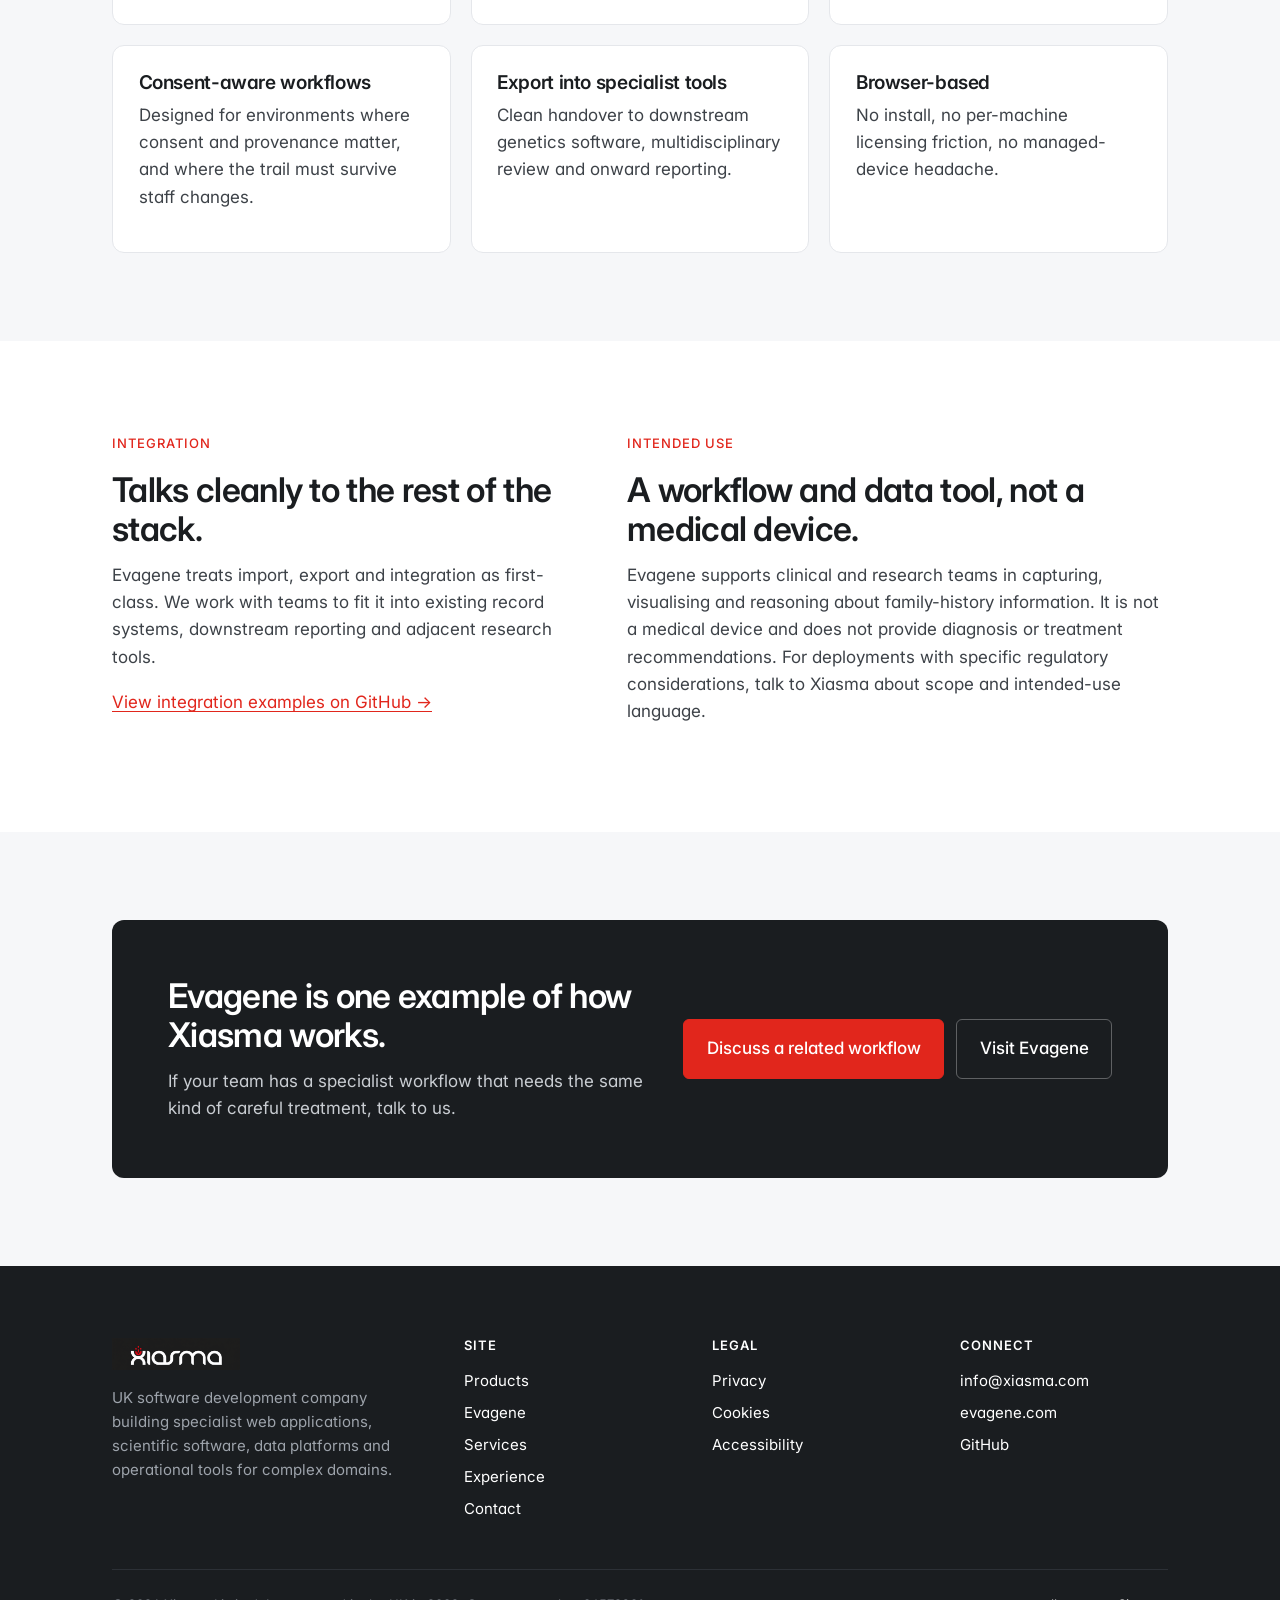
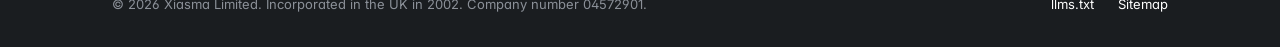
<file: products/evagene.html>
<!doctype html>
<html lang="en-GB">
<head>
<meta charset="utf-8">
<meta name="viewport" content="width=device-width, initial-scale=1">
<title>Evagene — A specialist platform for clinical genetics, family history and risk-model exploration | Xiasma</title>
<meta name="description" content="Evagene is a browser-based platform for drawing, managing and analysing family-history and genetics data. It supports pedigree visualisation, structured family-history capture, risk-model exploration, consent-aware workflows and export into specialist genetics tools.">
<meta name="robots" content="index, follow">
<meta name="theme-color" content="#E1261C">
<link rel="canonical" href="https://www.xiasma.com/products/evagene.html">

<meta property="og:type" content="article">
<meta property="og:site_name" content="Xiasma">
<meta property="og:title" content="Evagene — Clinical genetics, family history and risk-model exploration">
<meta property="og:description" content="A specialist browser-based platform for family-history and genetics workflows. Built by Xiasma.">
<meta property="og:url" content="https://www.xiasma.com/products/evagene.html">
<meta property="og:image" content="https://www.xiasma.com/assets/img/og-default.png">
<meta property="og:locale" content="en_GB">
<meta name="twitter:card" content="summary_large_image">
<meta name="twitter:image" content="https://www.xiasma.com/assets/img/og-default.png">

<link rel="icon" href="/assets/img/favicon.ico" sizes="any">
<link rel="icon" type="image/png" sizes="32x32" href="/assets/img/favicon-32.png">
<link rel="icon" type="image/png" sizes="192x192" href="/assets/img/favicon-192.png">
<link rel="apple-touch-icon" href="/assets/img/favicon-180.png">
<link rel="preconnect" href="https://fonts.googleapis.com">
<link rel="preconnect" href="https://fonts.gstatic.com" crossorigin>
<link rel="stylesheet" href="https://fonts.googleapis.com/css2?family=Inter:wght@400;500;600;700&family=JetBrains+Mono:wght@400;500&display=swap">
<link rel="stylesheet" href="/assets/css/main.css">

<script type="application/ld+json">
{
  "@context": "https://schema.org",
  "@type": "SoftwareApplication",
  "name": "Evagene",
  "url": "https://evagene.com/",
  "applicationCategory": "HealthApplication",
  "operatingSystem": "Web",
  "description": "A specialist browser-based platform for clinical genetics, family history and risk-model exploration. Pedigree visualisation, structured family-history capture, consent-aware workflows and export into specialist genetics tools.",
  "publisher": { "@type": "Organization", "name": "Xiasma Limited", "url": "https://www.xiasma.com/" }
}
</script>
<script type="application/ld+json">
{
  "@context": "https://schema.org",
  "@type": "BreadcrumbList",
  "itemListElement": [
    { "@type": "ListItem", "position": 1, "name": "Home", "item": "https://www.xiasma.com/" },
    { "@type": "ListItem", "position": 2, "name": "Products", "item": "https://www.xiasma.com/products/" },
    { "@type": "ListItem", "position": 3, "name": "Evagene", "item": "https://www.xiasma.com/products/evagene.html" }
  ]
}
</script>
</head>
<body>
<a href="#main" class="skip">Skip to content</a>

<header class="site-header">
  <div class="container site-header__inner">
    <a href="/" class="brand" aria-label="Xiasma — home">
      <img src="/assets/img/xiasma-wordmark-on-light-120.png" alt="Xiasma" width="480" height="120" decoding="async">
    </a>
    <button class="nav-toggle" aria-label="Toggle menu" aria-expanded="false" aria-controls="primary-nav"><span></span></button>
    <nav class="nav" id="primary-nav" aria-label="Primary">
      <a href="/products/" aria-current="page">Products</a>
      <a href="/services.html">Services</a>
      <a href="/experience.html">Experience</a>
      <a href="/contact.html">Contact</a>
      <a href="/contact.html" class="btn btn--primary" style="margin-left:0.5rem">Talk to Xiasma</a>
    </nav>
  </div>
</header>

<main id="main">

<section class="page-hero">
  <div class="container">
    <span class="eyebrow">Featured product</span>
    <h1>Evagene.</h1>
    <p style="font-size: var(--fs-md); margin-bottom: 1rem;">A specialist platform for clinical genetics, family history and risk-model exploration.</p>
    <p>Evagene is a browser-based platform for drawing, managing and analysing family-history and genetics data. It supports pedigree visualisation, structured family-history capture, risk-model exploration, consent-aware workflows and export into specialist genetics tools.</p>
    <div class="hero__ctas mt-3">
      <a class="btn btn--primary btn--lg" href="https://evagene.com/" rel="noopener">Visit Evagene</a>
      <a class="btn btn--secondary btn--lg" href="/contact.html">Discuss a related workflow</a>
    </div>
  </div>
</section>

<section>
  <div class="container">
    <div class="two-col">
      <div>
        <span class="eyebrow">Who it is for</span>
        <h2>Specialist teams working with families, pedigrees and inherited risk.</h2>
        <p class="muted">Evagene is built for clinical and research teams whose work depends on accurate, visualised family-history data &mdash; including genetic counsellors, clinical geneticists, multidisciplinary teams and adjacent research workflows.</p>
        <p class="muted">It replaces the typical mix of hand-drawn pedigrees, scanned forms and ad-hoc spreadsheets with a single structured tool that respects clinical and research data quality.</p>
      </div>
      <div>
        <span class="eyebrow">The workflow it replaces</span>
        <h2>Hand-drawn pedigrees, scattered spreadsheets, fragile templates.</h2>
        <p class="muted">Family-history data is high-value, repeatedly referenced, and notoriously hard to keep tidy across documents. Evagene gives teams one place to capture it properly, look at it clearly, reason about it cleanly, and pass it on without losing detail.</p>
      </div>
    </div>
  </div>
</section>

<section class="bg-surface">
  <div class="container">
    <span class="eyebrow">What Evagene does</span>
    <h2>Capabilities.</h2>
    <div class="card-grid mt-3">
      <div class="card">
        <h3>Pedigree visualisation</h3>
        <p>Intuitive drawing tools and clean, printable family trees that meet the expectations of clinical and research review.</p>
      </div>
      <div class="card">
        <h3>Structured family-history capture</h3>
        <p>Record individuals, relationships and clinical attributes in a real schema, not as drawings.</p>
      </div>
      <div class="card">
        <h3>Risk-model exploration</h3>
        <p>Investigate inherited risk in a controlled, reproducible way, with the data and the model side by side.</p>
      </div>
      <div class="card">
        <h3>Consent-aware workflows</h3>
        <p>Designed for environments where consent and provenance matter, and where the trail must survive staff changes.</p>
      </div>
      <div class="card">
        <h3>Export into specialist tools</h3>
        <p>Clean handover to downstream genetics software, multidisciplinary review and onward reporting.</p>
      </div>
      <div class="card">
        <h3>Browser-based</h3>
        <p>No install, no per-machine licensing friction, no managed-device headache.</p>
      </div>
    </div>
  </div>
</section>

<section>
  <div class="container">
    <div class="two-col">
      <div>
        <span class="eyebrow">Integration</span>
        <h2>Talks cleanly to the rest of the stack.</h2>
        <p class="muted">Evagene treats import, export and integration as first-class. We work with teams to fit it into existing record systems, downstream reporting and adjacent research tools.</p>
        <p><a href="https://github.com/xiasma" rel="noopener">View integration examples on GitHub &rarr;</a></p>
      </div>
      <div>
        <span class="eyebrow">Intended use</span>
        <h2>A workflow and data tool, not a medical device.</h2>
        <p class="muted">Evagene supports clinical and research teams in capturing, visualising and reasoning about family-history information. It is not a medical device and does not provide diagnosis or treatment recommendations. For deployments with specific regulatory considerations, talk to Xiasma about scope and intended-use language.</p>
      </div>
    </div>
  </div>
</section>

<section class="bg-surface">
  <div class="container">
    <div class="cta-block">
      <div>
        <h2>Evagene is one example of how Xiasma works.</h2>
        <p>If your team has a specialist workflow that needs the same kind of careful treatment, talk to us.</p>
      </div>
      <div class="btn-row">
        <a class="btn btn--primary btn--lg" href="/contact.html">Discuss a related workflow</a>
        <a class="btn btn--secondary btn--lg" href="https://evagene.com/" rel="noopener">Visit Evagene</a>
      </div>
    </div>
  </div>
</section>

</main>

<footer class="site-footer">
  <div class="container">
    <div class="footer-grid">
      <div>
        <div class="footer__brand">
          <img src="/assets/img/xiasma-wordmark-on-dark-120.png" alt="Xiasma" width="480" height="120" decoding="async">
        </div>
        <p class="footer__about">UK software development company building specialist web applications, scientific software, data platforms and operational tools for complex domains.</p>
      </div>
      <div>
        <h4>Site</h4>
        <ul>
          <li><a href="/products/">Products</a></li>
          <li><a href="/products/evagene.html">Evagene</a></li>
          <li><a href="/services.html">Services</a></li>
          <li><a href="/experience.html">Experience</a></li>
          <li><a href="/contact.html">Contact</a></li>
        </ul>
      </div>
      <div>
        <h4>Legal</h4>
        <ul>
          <li><a href="/privacy.html">Privacy</a></li>
          <li><a href="/cookies.html">Cookies</a></li>
          <li><a href="/accessibility.html">Accessibility</a></li>
        </ul>
      </div>
      <div>
        <h4>Connect</h4>
        <ul>
          <li><a href="mailto:info@xiasma.com">info@xiasma.com</a></li>
          <li><a href="https://evagene.com/" rel="noopener">evagene.com</a></li>
          <li><a href="https://github.com/xiasma" rel="noopener">GitHub</a></li>
        </ul>
      </div>
    </div>
    <div class="footer__bottom">
      <div>© <span id="year">2026</span> Xiasma Limited. Incorporated in the UK in 2002. Company number 04572901.</div>
      <div class="footer__bottom-links">
        <a href="/llms.txt">llms.txt</a>
        <a href="/sitemap.xml">Sitemap</a>
      </div>
    </div>
  </div>
</footer>

<script src="/assets/js/main.js" defer></script>
<script>document.getElementById("year").textContent = new Date().getFullYear();</script>
</body>
</html>
</file>
<file: assets/css/main.css>
/* Xiasma Limited — design system
   Brand red #E1261C, technical greys, Inter typeface.
   Aim: calm, technical, mature. Scientific instrument panel meets boutique software studio. */

:root {
  --red: #E1261C;
  --red-dark: #B41A12;
  --red-tint: #FCEDEC;
  --ink: #1A1D20;
  --slate: #3D4248;
  --grey: #73777B;
  --line: #E5E7EB;
  --line-strong: #CDD1D6;
  --paper: #FFFFFF;
  --surface: #F6F7F9;
  --surface-2: #EEF0F3;
  --focus: #2563EB;

  --maxw: 1120px;
  --gutter: clamp(1rem, 4vw, 2rem);
  --radius: 6px;
  --radius-lg: 12px;

  --fs-xs: 0.8125rem;
  --fs-sm: 0.9375rem;
  --fs-base: 1.0625rem;
  --fs-md: 1.1875rem;
  --fs-lg: 1.5rem;
  --fs-xl: 2.125rem;
  --fs-2xl: 2.875rem;
  --fs-3xl: 3.75rem;

  --shadow-sm: 0 1px 2px rgba(15, 22, 36, 0.04), 0 1px 1px rgba(15, 22, 36, 0.03);
  --shadow-md: 0 6px 24px -8px rgba(15, 22, 36, 0.12), 0 2px 6px rgba(15, 22, 36, 0.05);
}

*, *::before, *::after { box-sizing: border-box; }

html {
  -webkit-text-size-adjust: 100%;
  scroll-behavior: smooth;
}

body {
  margin: 0;
  font-family: "Inter", -apple-system, BlinkMacSystemFont, "Segoe UI", Roboto, "Helvetica Neue", Arial, sans-serif;
  font-size: var(--fs-base);
  line-height: 1.6;
  color: var(--ink);
  background: var(--paper);
  font-feature-settings: "ss01", "cv11";
  -webkit-font-smoothing: antialiased;
  text-rendering: optimizeLegibility;
}

img, svg { max-width: 100%; height: auto; display: block; }

a {
  color: var(--red);
  text-decoration: underline;
  text-underline-offset: 3px;
  text-decoration-thickness: 1px;
}
a:hover { color: var(--red-dark); }
a:focus-visible {
  outline: 2px solid var(--focus);
  outline-offset: 3px;
  border-radius: 2px;
}

h1, h2, h3, h4 {
  margin: 0 0 0.4em;
  font-weight: 600;
  letter-spacing: -0.02em;
  line-height: 1.15;
  color: var(--ink);
}

h1 { font-size: var(--fs-2xl); letter-spacing: -0.03em; }
h2 { font-size: var(--fs-xl); }
h3 { font-size: var(--fs-lg); }
h4 { font-size: var(--fs-md); letter-spacing: -0.015em; }

p { margin: 0 0 1.1em; }

ul, ol { padding-left: 1.25em; }
li { margin-bottom: 0.4em; }

code, pre {
  font-family: "JetBrains Mono", ui-monospace, "SF Mono", Consolas, monospace;
  font-size: 0.9em;
}

hr {
  border: 0;
  border-top: 1px solid var(--line);
  margin: 3rem 0;
}

/* Skip link */
.skip {
  position: absolute;
  top: -100px;
  left: 1rem;
  background: var(--ink);
  color: #fff;
  padding: 0.6rem 1rem;
  border-radius: var(--radius);
  z-index: 1000;
  text-decoration: none;
  font-weight: 500;
}
.skip:focus { top: 1rem; color: #fff; }

/* Layout */
.container {
  max-width: var(--maxw);
  margin: 0 auto;
  padding-left: var(--gutter);
  padding-right: var(--gutter);
}

section { padding: clamp(3rem, 7vw, 5.5rem) 0; }
section.tight { padding: clamp(2rem, 5vw, 3.5rem) 0; }

.eyebrow {
  display: inline-block;
  font-size: var(--fs-xs);
  font-weight: 500;
  letter-spacing: 0.08em;
  text-transform: uppercase;
  color: var(--red);
  margin-bottom: 1rem;
}

.lede {
  font-size: var(--fs-md);
  color: var(--slate);
  max-width: 60ch;
}

.muted { color: var(--slate); }

/* Header */
.site-header {
  position: sticky;
  top: 0;
  background: rgba(255, 255, 255, 0.92);
  backdrop-filter: saturate(150%) blur(8px);
  -webkit-backdrop-filter: saturate(150%) blur(8px);
  border-bottom: 1px solid var(--line);
  z-index: 50;
}
.site-header__inner {
  display: flex;
  align-items: center;
  justify-content: space-between;
  gap: 1.5rem;
  height: 68px;
}
.brand {
  display: inline-flex;
  align-items: center;
  text-decoration: none;
  color: var(--ink);
  line-height: 0;
}
.brand img {
  height: 30px;
  width: auto;
  display: block;
}
.brand:hover { opacity: 0.85; }
.footer__brand img { height: 32px; width: auto; display: block; }

.nav { display: flex; align-items: center; gap: 0.25rem; }
.nav a {
  display: inline-block;
  color: var(--slate);
  text-decoration: none;
  padding: 0.55rem 0.9rem;
  border-radius: var(--radius);
  font-size: var(--fs-sm);
  font-weight: 500;
}
.nav a:hover { color: var(--ink); background: var(--surface); }
.nav a[aria-current="page"] {
  color: var(--ink);
  background: var(--surface);
}

.nav-toggle {
  display: none;
  background: none;
  border: 1px solid var(--line-strong);
  border-radius: var(--radius);
  width: 40px;
  height: 40px;
  cursor: pointer;
  align-items: center;
  justify-content: center;
}
.nav-toggle span,
.nav-toggle span::before,
.nav-toggle span::after {
  content: "";
  display: block;
  width: 18px;
  height: 2px;
  background: var(--ink);
  position: relative;
  transition: transform 0.2s;
}
.nav-toggle span::before { position: absolute; top: -6px; }
.nav-toggle span::after { position: absolute; top: 6px; }

/* Buttons */
.btn {
  display: inline-flex;
  align-items: center;
  justify-content: center;
  gap: 0.4rem;
  padding: 0.7rem 1.15rem;
  font-size: var(--fs-sm);
  font-weight: 500;
  border-radius: var(--radius);
  text-decoration: none;
  border: 1px solid transparent;
  cursor: pointer;
  transition: background 0.15s, border-color 0.15s, color 0.15s, transform 0.05s;
  white-space: nowrap;
}
.btn:active { transform: translateY(1px); }
.btn--primary {
  background: var(--red);
  color: #fff;
  border-color: var(--red);
}
.btn--primary:hover { background: var(--red-dark); border-color: var(--red-dark); color: #fff; }
.btn--secondary {
  background: transparent;
  color: var(--ink);
  border-color: var(--line-strong);
}
.btn--secondary:hover { background: var(--surface); border-color: var(--grey); color: var(--ink); }
.btn--ghost {
  background: transparent;
  color: var(--ink);
  border-color: transparent;
  padding-left: 0.4rem;
  padding-right: 0.4rem;
}
.btn--ghost:hover { color: var(--red); background: transparent; }
.btn--lg { padding: 0.95rem 1.4rem; font-size: var(--fs-base); }

/* Hero */
.hero {
  padding: clamp(3.5rem, 9vw, 6.5rem) 0 clamp(3rem, 7vw, 5rem);
  background:
    radial-gradient(ellipse 90% 60% at 80% -10%, var(--red-tint), transparent 55%),
    linear-gradient(180deg, var(--paper) 0%, var(--surface) 100%);
  border-bottom: 1px solid var(--line);
}
.hero h1 {
  font-size: clamp(2.25rem, 5vw, 3.75rem);
  max-width: 18ch;
  margin-bottom: 1.25rem;
}
.hero__lede { font-size: var(--fs-md); max-width: 56ch; color: var(--slate); margin-bottom: 2rem; }
.hero__ctas { display: flex; gap: 0.75rem; flex-wrap: wrap; }
.hero__grid {
  display: grid;
  grid-template-columns: 1.4fr 1fr;
  gap: 3rem;
  align-items: center;
}
.hero__visual {
  border: 1px solid var(--line);
  border-radius: var(--radius-lg);
  background: var(--paper);
  padding: 1.25rem;
  box-shadow: var(--shadow-md);
}

/* Page hero (interior pages) */
.page-hero {
  padding: clamp(3rem, 7vw, 5rem) 0 clamp(2rem, 4vw, 3rem);
  border-bottom: 1px solid var(--line);
  background: linear-gradient(180deg, var(--surface) 0%, var(--paper) 100%);
}
.page-hero h1 {
  font-size: clamp(2rem, 4.5vw, 3rem);
  max-width: 22ch;
}
.page-hero p { font-size: var(--fs-md); color: var(--slate); max-width: 60ch; }

/* Cards */
.card-grid {
  display: grid;
  gap: 1.25rem;
  grid-template-columns: repeat(auto-fit, minmax(260px, 1fr));
}
.card {
  border: 1px solid var(--line);
  border-radius: var(--radius-lg);
  padding: 1.6rem;
  background: var(--paper);
  display: flex;
  flex-direction: column;
  transition: border-color 0.15s, transform 0.15s, box-shadow 0.15s;
}
.card:hover { border-color: var(--line-strong); box-shadow: var(--shadow-sm); }
.card h3 { font-size: var(--fs-md); margin-bottom: 0.45em; }
.card p { color: var(--slate); margin-bottom: 1rem; flex: 1; }
.card__icon {
  width: 40px; height: 40px;
  border-radius: 8px;
  background: var(--red-tint);
  color: var(--red);
  display: inline-flex;
  align-items: center;
  justify-content: center;
  margin-bottom: 1rem;
}
.card__icon svg { width: 22px; height: 22px; }
.card a.card__cta {
  align-self: flex-start;
  text-decoration: none;
  font-weight: 500;
  font-size: var(--fs-sm);
  color: var(--red);
}
.card a.card__cta:hover { text-decoration: underline; }

a.card {
  text-decoration: none;
  color: inherit;
}
a.card:hover { border-color: var(--red); }
a.card h3 { color: var(--ink); }

/* Two-col content */
.two-col {
  display: grid;
  grid-template-columns: 1fr 1.2fr;
  gap: clamp(2rem, 5vw, 4rem);
  align-items: start;
}
.two-col h2 { font-size: var(--fs-xl); }

/* Workflow diagram (homepage visual) */
.workflow {
  font-family: "JetBrains Mono", ui-monospace, "SF Mono", Consolas, monospace;
  font-size: var(--fs-sm);
  color: var(--slate);
}
.workflow__row {
  display: grid;
  grid-template-columns: 1fr 24px 1fr 24px 1fr;
  align-items: center;
  gap: 0.5rem;
  margin-bottom: 0.6rem;
}
.workflow__node {
  background: var(--surface);
  border: 1px solid var(--line);
  border-radius: var(--radius);
  padding: 0.55rem 0.7rem;
  text-align: center;
  white-space: nowrap;
  overflow: hidden;
  text-overflow: ellipsis;
  font-size: 0.8125rem;
}
.workflow__node--out {
  background: var(--red-tint);
  border-color: var(--red);
  color: var(--red-dark);
}
.workflow__arrow {
  text-align: center;
  color: var(--grey);
  font-weight: 700;
}

/* Sectors / domains */
.sector-grid {
  display: grid;
  gap: 0.75rem;
  grid-template-columns: repeat(auto-fit, minmax(180px, 1fr));
}
.sector {
  display: flex;
  align-items: center;
  gap: 0.7rem;
  padding: 0.85rem 1rem;
  border: 1px solid var(--line);
  border-radius: var(--radius);
  font-size: var(--fs-sm);
  color: var(--slate);
  background: var(--paper);
}
.sector__dot {
  width: 8px; height: 8px; border-radius: 50%; background: var(--red); flex: none;
}

/* CTA block */
.cta-block {
  background: var(--ink);
  color: #fff;
  border-radius: var(--radius-lg);
  padding: clamp(2rem, 5vw, 3.5rem);
  display: grid;
  grid-template-columns: 1fr auto;
  gap: 2rem;
  align-items: center;
}
.cta-block h2 { color: #fff; margin-bottom: 0.4em; }
.cta-block p { color: #C9CDD2; margin: 0; max-width: 50ch; }
.cta-block .btn--primary { background: var(--red); border-color: var(--red); }
.cta-block .btn--secondary { background: transparent; color: #fff; border-color: rgba(255,255,255,0.3); }
.cta-block .btn--secondary:hover { background: rgba(255,255,255,0.08); border-color: rgba(255,255,255,0.6); color: #fff; }
.cta-block .btn-row { display: flex; gap: 0.75rem; flex-wrap: wrap; }

/* Feature list */
.feature-list { list-style: none; padding: 0; margin: 0; display: grid; gap: 0.85rem; }
.feature-list li {
  position: relative;
  padding-left: 1.6rem;
  color: var(--slate);
}
.feature-list li::before {
  content: "";
  position: absolute;
  left: 0;
  top: 0.55em;
  width: 8px;
  height: 8px;
  background: var(--red);
  border-radius: 1px;
  transform: rotate(45deg);
}
.feature-list strong { color: var(--ink); font-weight: 600; }

/* Definition list pattern */
.def-list { display: grid; gap: 1.5rem; }
.def-list h3 { margin-bottom: 0.3em; }
.def-list p { color: var(--slate); margin: 0; }

/* Contact form */
.contact-form { display: grid; gap: 1.1rem; max-width: 560px; }
.field { display: grid; gap: 0.4rem; }
.field label { font-size: var(--fs-sm); font-weight: 500; color: var(--ink); }
.field .hint { font-size: var(--fs-xs); color: var(--slate); }
.field input, .field select, .field textarea {
  font: inherit;
  font-size: var(--fs-sm);
  padding: 0.7rem 0.85rem;
  border: 1px solid var(--line-strong);
  border-radius: var(--radius);
  background: var(--paper);
  color: var(--ink);
  width: 100%;
}
.field textarea { resize: vertical; min-height: 140px; }
.field input:focus, .field select:focus, .field textarea:focus {
  outline: none;
  border-color: var(--red);
  box-shadow: 0 0 0 3px var(--red-tint);
}
.field--row {
  display: grid;
  grid-template-columns: 1fr 1fr;
  gap: 1rem;
}
.checkbox-row {
  display: flex; align-items: flex-start; gap: 0.6rem;
  font-size: var(--fs-sm); color: var(--slate);
}
.checkbox-row input { margin-top: 0.25rem; }

/* Tag pill */
.tag {
  display: inline-block;
  background: var(--surface);
  color: var(--slate);
  padding: 0.25rem 0.6rem;
  border-radius: 999px;
  font-size: var(--fs-xs);
  font-weight: 500;
  border: 1px solid var(--line);
}

/* Footer */
.site-footer {
  background: var(--ink);
  color: #C9CDD2;
  padding: clamp(3rem, 6vw, 4.5rem) 0 2rem;
  font-size: var(--fs-sm);
}
.site-footer a { color: #fff; text-decoration: none; }
.site-footer a:hover { color: var(--red); }
.footer-grid {
  display: grid;
  grid-template-columns: 1.5fr 1fr 1fr 1fr;
  gap: 2.5rem;
  margin-bottom: 2.5rem;
}
.footer-grid h4 {
  color: #fff;
  font-size: var(--fs-xs);
  text-transform: uppercase;
  letter-spacing: 0.08em;
  font-weight: 600;
  margin-bottom: 1rem;
}
.footer-grid ul { list-style: none; padding: 0; margin: 0; }
.footer-grid li { margin-bottom: 0.5rem; }
.footer__brand { display: flex; align-items: center; gap: 0.65rem; margin-bottom: 1rem; }
.footer__brand .brand__word { color: #fff; }
.footer__about { color: #9DA3AB; max-width: 36ch; }
.footer__bottom {
  border-top: 1px solid #2C3036;
  padding-top: 1.5rem;
  display: flex;
  justify-content: space-between;
  flex-wrap: wrap;
  gap: 1rem;
  color: #8B9098;
  font-size: var(--fs-xs);
}
.footer__bottom-links { display: flex; gap: 1.5rem; flex-wrap: wrap; }

/* Prose pages (legal) */
.prose { max-width: 70ch; }
.prose h2 { margin-top: 2.5em; font-size: var(--fs-lg); }
.prose h3 { margin-top: 2em; font-size: var(--fs-md); }
.prose ul, .prose ol { color: var(--slate); }
.prose p { color: var(--slate); }

/* Utility */
.divider-top { border-top: 1px solid var(--line); }
.bg-surface { background: var(--surface); }
.text-center { text-align: center; }
.mt-0 { margin-top: 0; }
.mt-1 { margin-top: 0.5rem; }
.mt-2 { margin-top: 1rem; }
.mt-3 { margin-top: 1.5rem; }
.mt-4 { margin-top: 2rem; }
.mb-0 { margin-bottom: 0; }

/* Responsive */
@media (max-width: 860px) {
  .hero__grid { grid-template-columns: 1fr; }
  .hero__visual { order: 2; }
  .two-col { grid-template-columns: 1fr; }
  .cta-block { grid-template-columns: 1fr; }
  .footer-grid { grid-template-columns: 1fr 1fr; gap: 2rem; }
  .field--row { grid-template-columns: 1fr; }
}

@media (max-width: 640px) {
  .nav-toggle { display: inline-flex; }
  .nav {
    position: absolute;
    top: 68px;
    left: 0;
    right: 0;
    background: var(--paper);
    border-bottom: 1px solid var(--line);
    flex-direction: column;
    align-items: stretch;
    padding: 0.75rem var(--gutter) 1.25rem;
    gap: 0;
    display: none;
    box-shadow: var(--shadow-md);
  }
  .nav.is-open { display: flex; }
  .nav a { padding: 0.85rem 0.5rem; border-radius: var(--radius); }
  .nav .btn { margin-top: 0.5rem; align-self: flex-start; }
  .footer-grid { grid-template-columns: 1fr; gap: 2rem; }
  .footer__bottom { flex-direction: column; align-items: flex-start; }
  h1 { font-size: clamp(1.875rem, 7vw, 2.5rem); }
  .workflow__row { grid-template-columns: 1fr; }
  .workflow__arrow { display: none; }
}

/* Reduced motion */
@media (prefers-reduced-motion: reduce) {
  html { scroll-behavior: auto; }
  *, *::before, *::after { animation-duration: 0.01ms !important; transition-duration: 0.01ms !important; }
}

/* Print */
@media print {
  .site-header, .site-footer, .nav-toggle, .hero__ctas, .cta-block { display: none; }
  body { color: #000; }
  a { color: #000; text-decoration: underline; }
}
</file>
